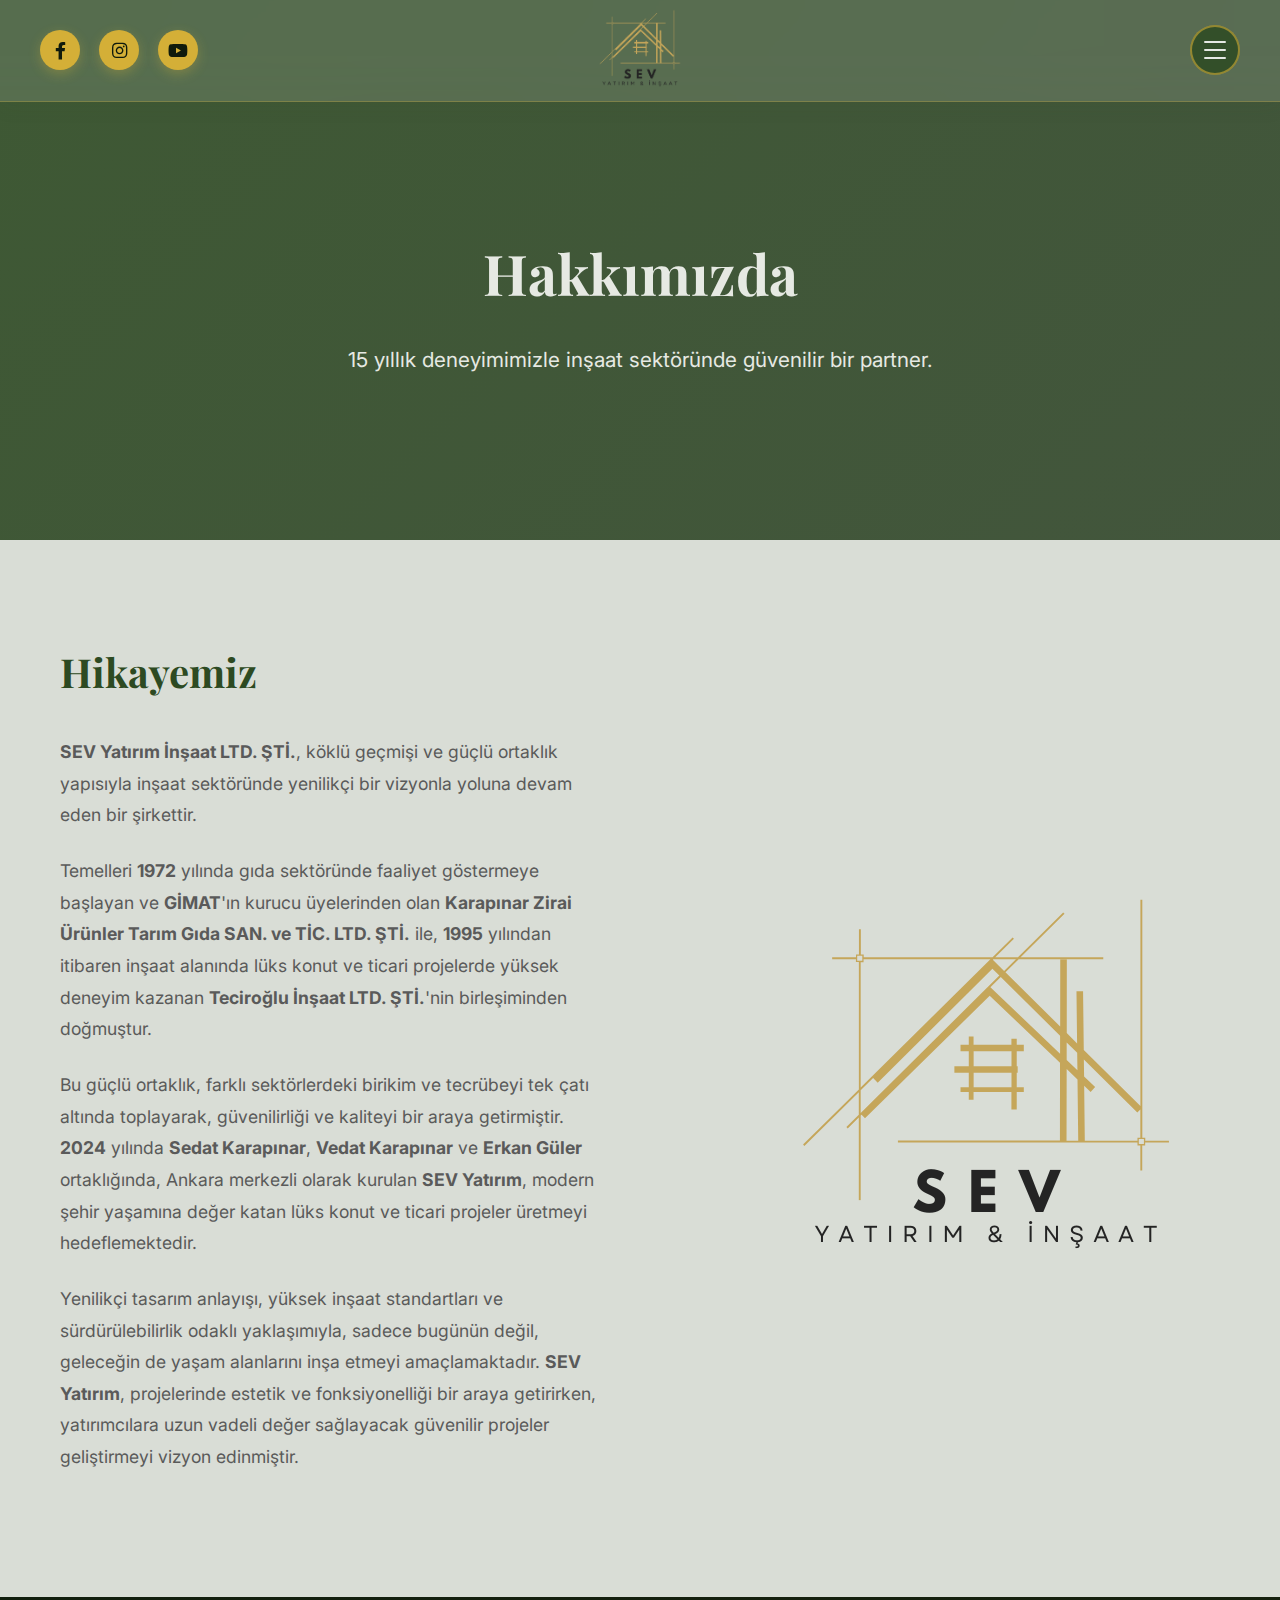
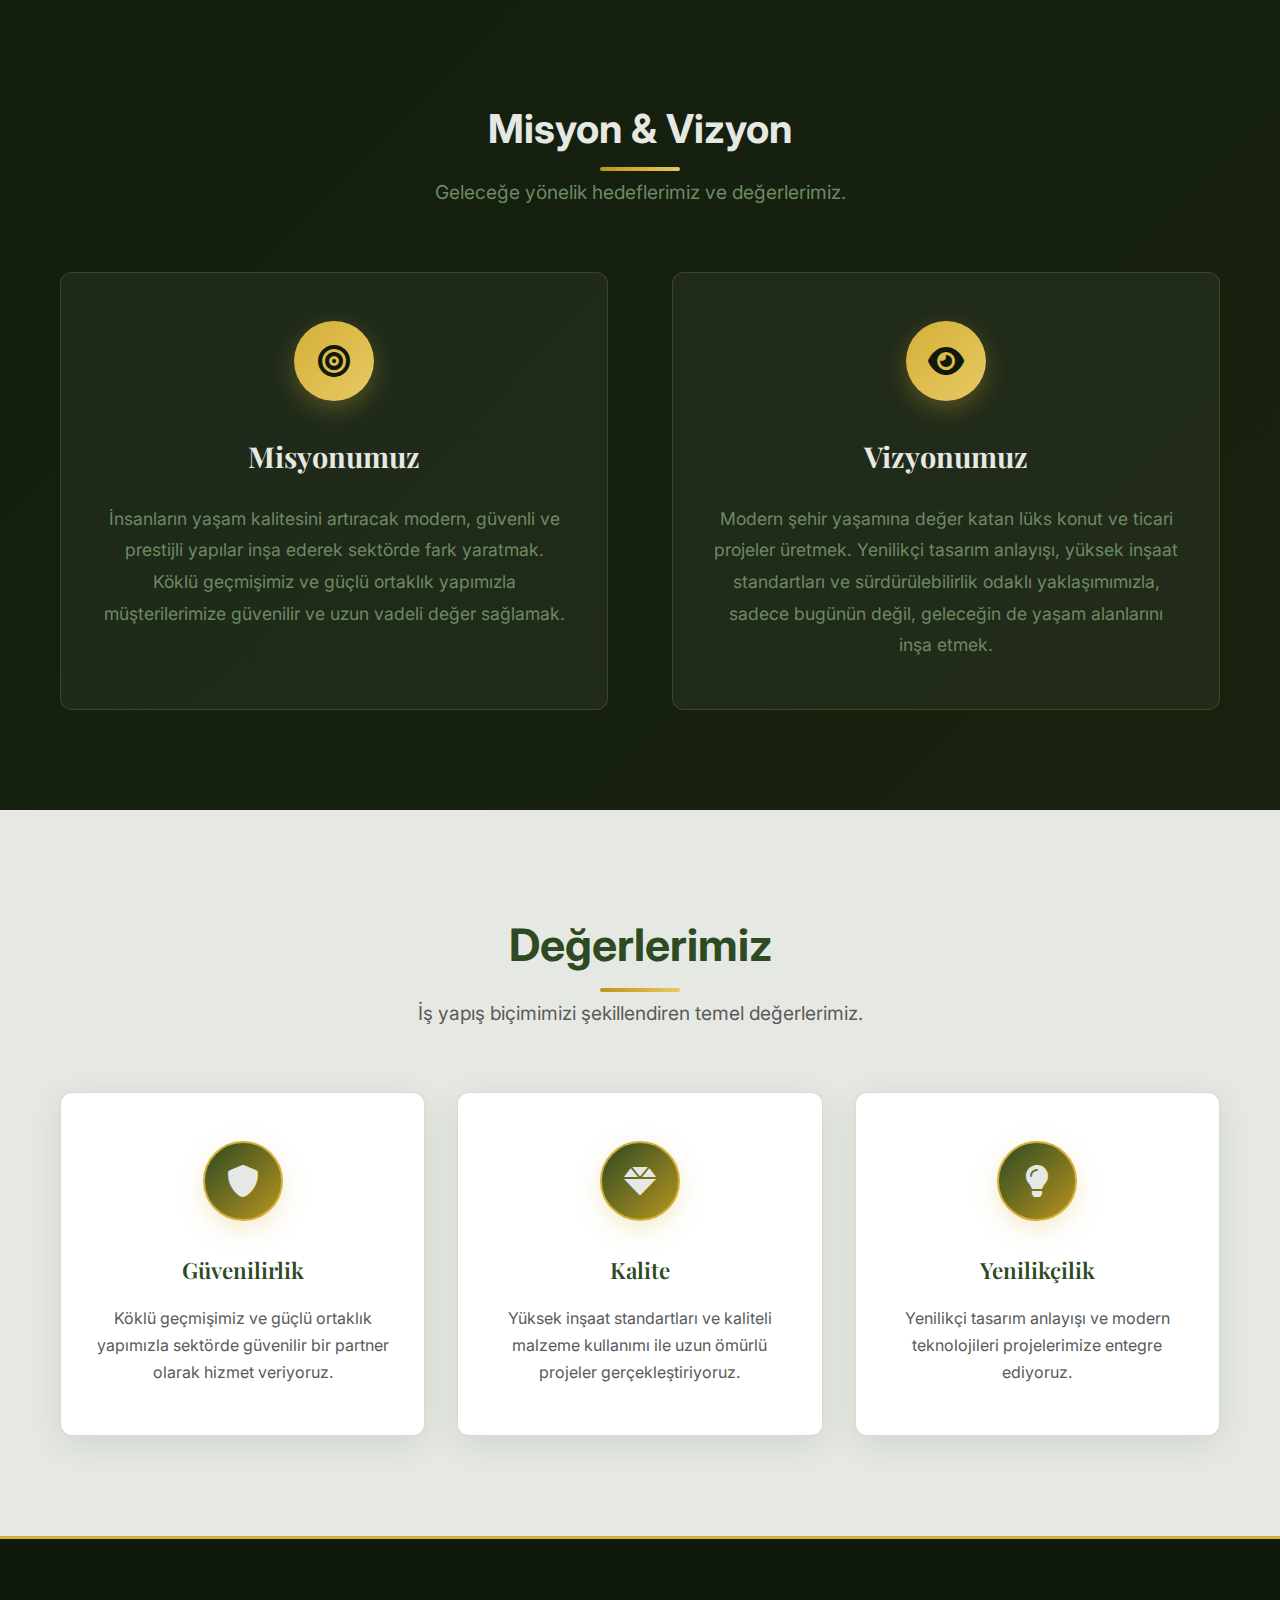
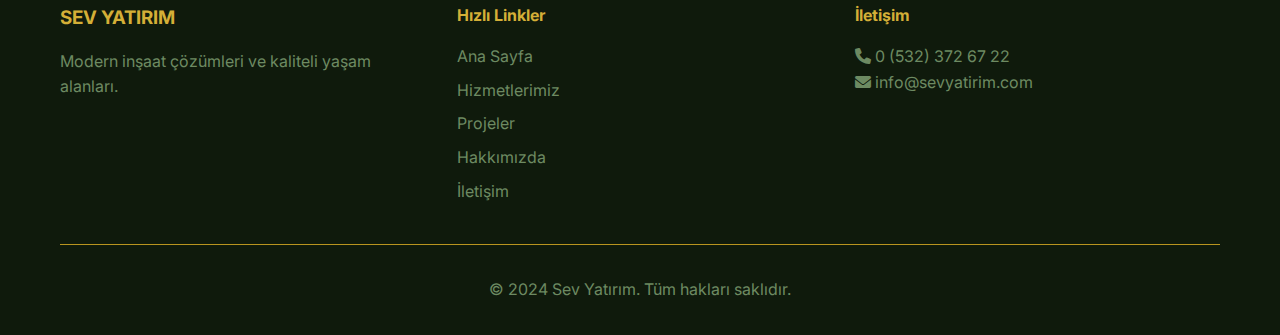
<file: about.html>
<!DOCTYPE html>
<html lang="tr">
<head>
    <meta charset="UTF-8">
    <meta name="viewport" content="width=device-width, initial-scale=1.0">
    <title>Hakkımızda - Sev Yatırım</title>
    <link rel="stylesheet" href="css/style.css">
    <link rel="stylesheet" href="css/about.css">
    <link href="https://fonts.googleapis.com/css2?family=Inter:wght@300;400;500;600;700&family=Playfair+Display:wght@400;500;600;700&display=swap" rel="stylesheet">
    <link rel="stylesheet" href="https://cdnjs.cloudflare.com/ajax/libs/font-awesome/6.0.0/css/all.min.css">
</head>
<body>
    <!-- Navigation -->
    <nav class="navbar">
        <div class="nav-container">
            <div class="social-icons">
                <a href="#" class="social-link" title="Facebook">
                    <i class="fab fa-facebook-f"></i>
                </a>
                <a href="#" class="social-link" title="Instagram">
                    <i class="fab fa-instagram"></i>
                </a>
                <a href="#" class="social-link" title="YouTube">
                    <i class="fab fa-youtube"></i>
                </a>
            </div>
            
            <div class="nav-logo">
                <a href="index.html">
                    <img src="2.png" alt="Sev Yatırım Logo" class="logo-img">
                </a>
            </div>
            
            <div class="menu-toggle">
                <div class="hamburger">
                    <span class="bar"></span>
                    <span class="bar"></span>
                    <span class="bar"></span>
                </div>
            </div>
        </div>
        
        <!-- Modern Slide Menu -->
        <div class="slide-menu">
            <div class="slide-menu-content">
                <div class="menu-header">
                    <div class="menu-logo">
                        <a href="index.html">
                            <img src="2.png" alt="Sev Yatırım Logo" class="menu-logo-img">
                        </a>
                    </div>
                    <button class="close-menu">
                        <i class="fas fa-times"></i>
                    </button>
                </div>
                <nav class="menu-nav">
                    <ul class="menu-items">
                        <li><a href="index.html" class="menu-link">Ana Sayfa</a></li>
                        <li><a href="index.html#services" class="menu-link">Hizmetlerimiz</a></li>
                        <li><a href="projects.html" class="menu-link">Projelerimiz</a></li>
                        <li><a href="about.html" class="menu-link">Hakkımızda</a></li>
                        <li><a href="contact.html" class="menu-link">İletişim</a></li>
                    </ul>
                </nav>
                <div class="menu-footer">
                    <div class="menu-contact">
                        <p><i class="fas fa-phone"></i> 0 (532) 372 67 22</p>
                        <p><i class="fas fa-envelope"></i> info@sevyatirim.com</p>
                    </div>
                    <div class="menu-social">
                        <a href="#"><i class="fab fa-facebook-f"></i></a>
                        <a href="#"><i class="fab fa-instagram"></i></a>
                        <a href="#"><i class="fab fa-youtube"></i></a>
                    </div>
                </div>
            </div>
        </div>
        
        <!-- Menu Overlay -->
        <div class="menu-overlay"></div>
    </nav>

    <!-- About Hero Section -->
    <section class="about-hero">
        <div class="container">
            <div class="about-hero-content">
                <h1>Hakkımızda</h1>
                <p>15 yıllık deneyimimizle inşaat sektöründe güvenilir bir partner.</p>
            </div>
        </div>
    </section>

    <!-- About Story Section -->
    <section class="about-story">
        <div class="container">
            <div class="about-story-content">
                <div class="story-text">
                    <h2>Hikayemiz</h2>
                    <p><b>SEV Yatırım İnşaat LTD. ŞTİ.</b>, köklü geçmişi ve güçlü ortaklık yapısıyla inşaat sektöründe yenilikçi bir vizyonla yoluna devam eden bir şirkettir.</p>
                    
                    <p>Temelleri <b>1972</b> yılında gıda sektöründe faaliyet göstermeye başlayan ve <b>GİMAT</b>'ın kurucu üyelerinden olan <b>Karapınar Zirai Ürünler Tarım Gıda SAN. ve TİC. LTD. ŞTİ.</b> ile, <b>1995</b> yılından itibaren inşaat alanında lüks konut ve ticari projelerde yüksek deneyim kazanan <b>Teciroğlu İnşaat LTD. ŞTİ.</b>'nin birleşiminden doğmuştur.</p>
                    
                    <p>Bu güçlü ortaklık, farklı sektörlerdeki birikim ve tecrübeyi tek çatı altında toplayarak, güvenilirliği ve kaliteyi bir araya getirmiştir. <b>2024</b> yılında <b>Sedat Karapınar</b>, <b>Vedat Karapınar</b> ve <b>Erkan Güler</b> ortaklığında, Ankara merkezli olarak kurulan <b>SEV Yatırım</b>, modern şehir yaşamına değer katan lüks konut ve ticari projeler üretmeyi hedeflemektedir.</p>
                    
                    <p>Yenilikçi tasarım anlayışı, yüksek inşaat standartları ve sürdürülebilirlik odaklı yaklaşımıyla, sadece bugünün değil, geleceğin de yaşam alanlarını inşa etmeyi amaçlamaktadır. <b>SEV Yatırım</b>, projelerinde estetik ve fonksiyonelliği bir araya getirirken, yatırımcılara uzun vadeli değer sağlayacak güvenilir projeler geliştirmeyi vizyon edinmiştir.</p>
                </div>
                <div class="story-image">
                    <img src="2.png" alt="Şirket Hikayesi">
                </div>
            </div>
        </div>
    </section>

    <!-- Mission Vision Section -->
    <section class="mission-vision">
        <div class="container">
            <div class="section-header">
                <h2>Misyon & Vizyon</h2>
                <p>Geleceğe yönelik hedeflerimiz ve değerlerimiz.</p>
            </div>
            <div class="mission-vision-content">
                <div class="mission">
                    <div class="mv-icon">
                        <i class="fas fa-bullseye"></i>
                    </div>
                    <h3>Misyonumuz</h3>
                    <p>İnsanların yaşam kalitesini artıracak modern, güvenli ve prestijli yapılar inşa ederek sektörde fark yaratmak. Köklü geçmişimiz ve güçlü ortaklık yapımızla müşterilerimize güvenilir ve uzun vadeli değer sağlamak.</p>
                </div>
                
                <div class="vision">
                    <div class="mv-icon">
                        <i class="fas fa-eye"></i>
                    </div>
                    <h3>Vizyonumuz</h3>
                    <p>Modern şehir yaşamına değer katan lüks konut ve ticari projeler üretmek. Yenilikçi tasarım anlayışı, yüksek inşaat standartları ve sürdürülebilirlik odaklı yaklaşımımızla, sadece bugünün değil, geleceğin de yaşam alanlarını inşa etmek.</p>
                </div>
            </div>
        </div>
    </section>

    <!-- Values Section -->
    <section class="about-values">
        <div class="container">
            <div class="section-header">
                <h2>Değerlerimiz</h2>
                <p>İş yapış biçimimizi şekillendiren temel değerlerimiz.</p>
            </div>
            <div class="values-grid">
                                    <div class="value-card">
                        <div class="value-icon">
                            <i class="fas fa-shield-alt"></i>
                        </div>
                        <h3>Güvenilirlik</h3>
                        <p>Köklü geçmişimiz ve güçlü ortaklık yapımızla sektörde güvenilir bir partner olarak hizmet veriyoruz.</p>
                    </div>
                    <div class="value-card">
                        <div class="value-icon">
                            <i class="fas fa-gem"></i>
                        </div>
                        <h3>Kalite</h3>
                        <p>Yüksek inşaat standartları ve kaliteli malzeme kullanımı ile uzun ömürlü projeler gerçekleştiriyoruz.</p>
                    </div>
                    <div class="value-card">
                        <div class="value-icon">
                            <i class="fas fa-lightbulb"></i>
                        </div>
                        <h3>Yenilikçilik</h3>
                        <p>Yenilikçi tasarım anlayışı ve modern teknolojileri projelerimize entegre ediyoruz.</p>
                    </div>
            </div>
        </div>
    </section>

    <!-- Footer -->
    <footer class="footer">
        <div class="container">
            <div class="footer-content">
                <div class="footer-section">
                    <h3>SEV YATIRIM</h3>
                    <p>Modern inşaat çözümleri ve kaliteli yaşam alanları.</p>
                </div>
                <div class="footer-section">
                    <h4>Hızlı Linkler</h4>
                    <ul>
                        <li><a href="index.html">Ana Sayfa</a></li>
                        <li><a href="index.html#services">Hizmetlerimiz</a></li>
                        <li><a href="projects.html">Projeler</a></li>
                        <li><a href="about.html">Hakkımızda</a></li>
                        <li><a href="index.html#contact">İletişim</a></li>
                    </ul>
                </div>
                <div class="footer-section">
                    <h4>İletişim</h4>
                    <p><i class="fas fa-phone"></i> 0 (532) 372 67 22</p>
                    <p><i class="fas fa-envelope"></i> info@sevyatirim.com</p>
                </div>
            </div>
            <div class="footer-bottom">
                <p>&copy; 2024 Sev Yatırım. Tüm hakları saklıdır.</p>
            </div>
        </div>
    </footer>

    <script src="js/script.js"></script>
</body>
</html>
</file>
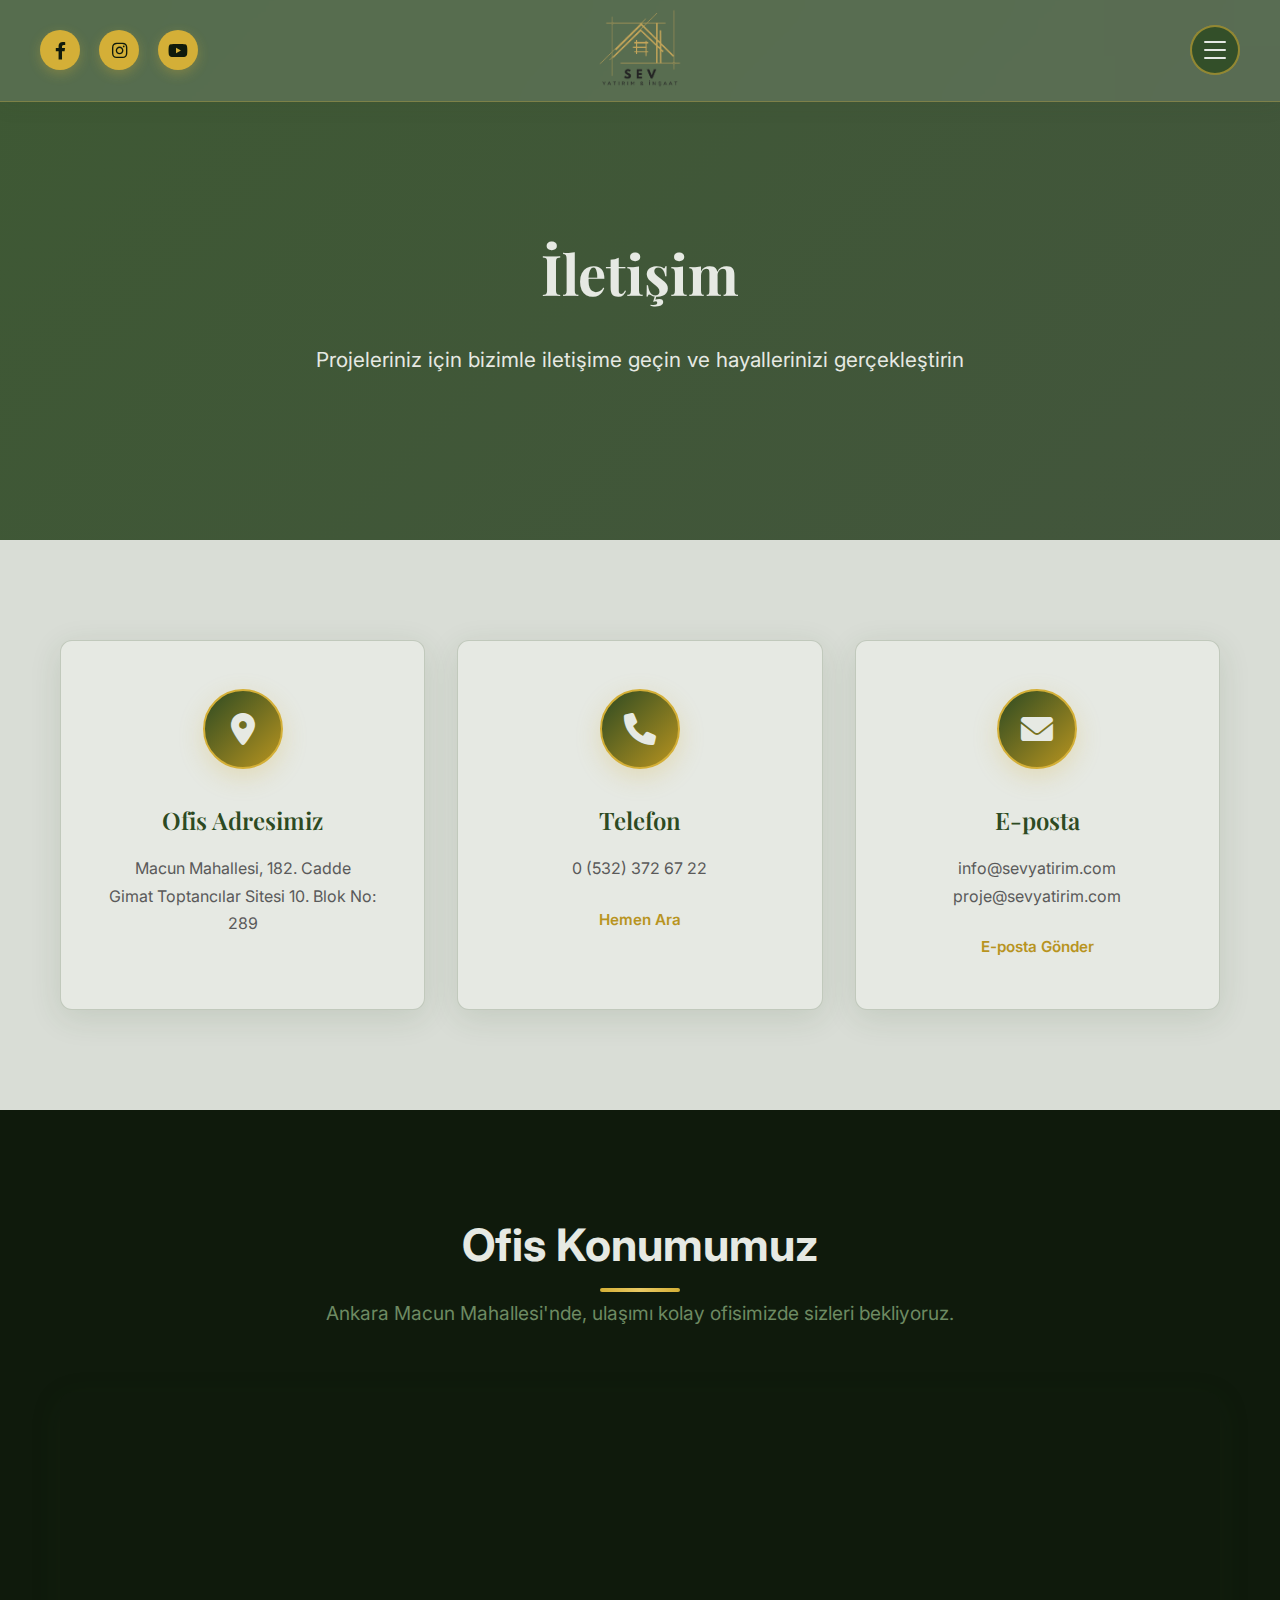
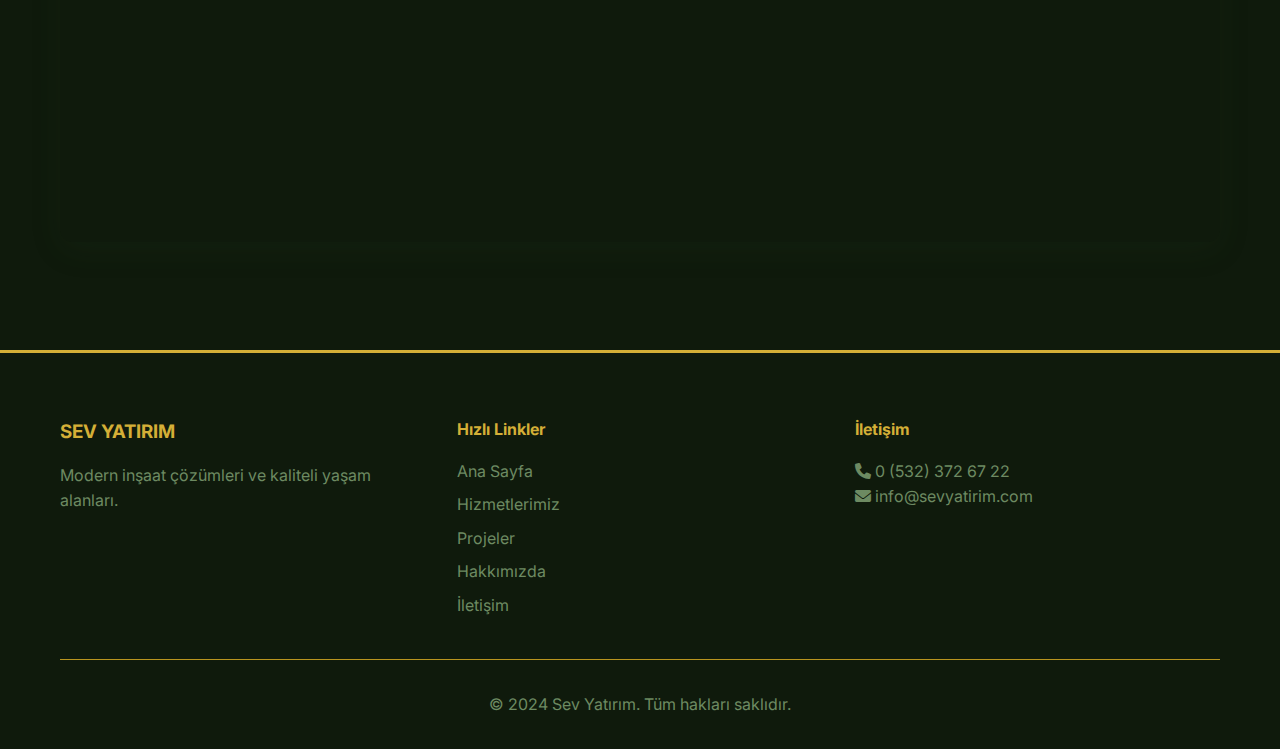
<file: contact.html>
<!DOCTYPE html>
<html lang="tr">
<head>
    <meta charset="UTF-8">
    <meta name="viewport" content="width=device-width, initial-scale=1.0">
    <title>İletişim - Sev Yatırım</title>
    
    <!-- Favicon -->
    <link rel="icon" type="image/x-icon" href="favicon.ico">
    <link rel="apple-touch-icon" sizes="180x180" href="apple-touch-icon.png">
    <link rel="icon" type="image/png" sizes="32x32" href="favicon-32x32.png">
    <link rel="icon" type="image/png" sizes="16x16" href="favicon-16x16.png">
    <link rel="manifest" href="site.webmanifest">
    <link rel="mask-icon" href="safari-pinned-tab.svg" color="#2d4a22">
    <meta name="msapplication-TileColor" content="#2d4a22">
    <meta name="theme-color" content="#2d4a22">
    
    <link rel="stylesheet" href="css/style.css">
    <link rel="stylesheet" href="css/contact.css">
    <link href="https://fonts.googleapis.com/css2?family=Inter:wght@300;400;500;600;700&family=Playfair+Display:wght@400;500;600;700&display=swap" rel="stylesheet">
    <link rel="stylesheet" href="https://cdnjs.cloudflare.com/ajax/libs/font-awesome/6.0.0/css/all.min.css">
</head>
<body>
    <!-- Navigation -->
    <nav class="navbar">
        <div class="nav-container">
            <div class="social-icons">
                <a href="#" class="social-link" title="Facebook">
                    <i class="fab fa-facebook-f"></i>
                </a>
                <a href="#" class="social-link" title="Instagram">
                    <i class="fab fa-instagram"></i>
                </a>
                <a href="#" class="social-link" title="YouTube">
                    <i class="fab fa-youtube"></i>
                </a>
            </div>
            
            <div class="nav-logo">
                <a href="index.html">
                    <img src="2.png" alt="Sev Yatırım Logo" class="logo-img">
                </a>
            </div>
            
            <div class="menu-toggle">
                <div class="hamburger">
                    <span class="bar"></span>
                    <span class="bar"></span>
                    <span class="bar"></span>
                </div>
            </div>
        </div>
        
        <!-- Modern Slide Menu -->
        <div class="slide-menu">
            <div class="slide-menu-content">
                <div class="menu-header">
                    <div class="menu-logo">
                        <a href="index.html">
                            <img src="2.png" alt="Sev Yatırım Logo" class="menu-logo-img">
                        </a>
                    </div>
                    <button class="close-menu">
                        <i class="fas fa-times"></i>
                    </button>
                </div>
                <nav class="menu-nav">
                    <ul class="menu-items">
                        <li><a href="index.html" class="menu-link">Ana Sayfa</a></li>
                        <li><a href="index.html#services" class="menu-link">Hizmetlerimiz</a></li>
                        <li><a href="projects.html" class="menu-link">Projelerimiz</a></li>
                        <li><a href="about.html" class="menu-link">Hakkımızda</a></li>
                        <li><a href="contact.html" class="menu-link">İletişim</a></li>
                    </ul>
                </nav>
                <div class="menu-footer">
                    <div class="menu-contact">
                        <p><i class="fas fa-phone"></i> 0 (532) 372 67 22</p>
                        <p><i class="fas fa-envelope"></i> info@sevyatirim.com</p>
                    </div>
                    <div class="menu-social">
                        <a href="#"><i class="fab fa-facebook-f"></i></a>
                        <a href="#"><i class="fab fa-instagram"></i></a>
                        <a href="#"><i class="fab fa-youtube"></i></a>
                    </div>
                </div>
            </div>
        </div>
        
        <!-- Menu Overlay -->
        <div class="menu-overlay"></div>
    </nav>

    <!-- Contact Hero Section -->
    <section class="contact-hero">
        <div class="container">
            <div class="contact-hero-content">
                <h1>İletişim</h1>
                <p>Projeleriniz için bizimle iletişime geçin ve hayallerinizi gerçekleştirin</p>
            </div>
        </div>
    </section>

    <!-- Contact Info Section -->
    <section class="contact-info-section">
        <div class="container">
            <div class="contact-info-grid">
                <div class="contact-card">
                    <div class="contact-card-icon">
                        <i class="fas fa-map-marker-alt"></i>
                    </div>
                    <div class="contact-card-content">
                        <h3>Ofis Adresimiz</h3>
                        <p>Macun Mahallesi, 182. Cadde<br>Gimat Toptancılar Sitesi 10. Blok No: 289</p>
                    </div>
                </div>
                
                <div class="contact-card">
                    <div class="contact-card-icon">
                        <i class="fas fa-phone"></i>
                    </div>
                    <div class="contact-card-content">
                        <h3>Telefon</h3>
                        <p>0 (532) 372 67 22</p>
                        <a href="tel:+905323726722" class="contact-link">Hemen Ara</a>
                    </div>
                </div>
                
                <div class="contact-card">
                    <div class="contact-card-icon">
                        <i class="fas fa-envelope"></i>
                    </div>
                    <div class="contact-card-content">
                        <h3>E-posta</h3>
                        <p>info@sevyatirim.com<br>proje@sevyatirim.com</p>
                        <a href="mailto:info@sevyatirim.com" class="contact-link">E-posta Gönder</a>
                    </div>
                </div>
            </div>
        </div>
    </section>

    <!-- Contact Map Section -->
    <section class="contact-map-section">
        <div class="container">
            <div class="section-header">
                <h2>Ofis Konumumuz</h2>
                <p>Ankara Macun Mahallesi'nde, ulaşımı kolay ofisimizde sizleri bekliyoruz.</p>
            </div>
            <div class="map-container">
                <iframe src="https://www.google.com/maps/embed?pb=!1m18!1m12!1m3!1d764.5635132359693!2d32.76867736964547!3d39.95807229821982!2m3!1f0!2f0!3f0!3m2!1i1024!2i768!4f13.1!3m3!1m2!1s0x14d3490f56a1916b%3A0x1935504aa67a6dd9!2zTWFjdW4sIEFuYWRvbHUgQnVsdmFyxLEgLUdpbWF0IEfEsWRhIFRvcHRhbmPEsWxhcsSxIMOHYXLFn8Sxc8SxIDEwLCAwNjM3NCBZZW5pbWFoYWxsZS9BbmthcmE!5e0!3m2!1str!2str!4v1757673871337!5m2!1str!2str" width="100%" height="450" style="border:0;" allowfullscreen="" loading="lazy" referrerpolicy="no-referrer-when-downgrade"></iframe>
            </div>
        </div>
    </section>

    <!-- Footer -->
    <footer class="footer">
        <div class="container">
            <div class="footer-content">
                <div class="footer-section">
                    <h3>SEV YATIRIM</h3>
                    <p>Modern inşaat çözümleri ve kaliteli yaşam alanları.</p>
                </div>
                <div class="footer-section">
                    <h4>Hızlı Linkler</h4>
                    <ul>
                        <li><a href="index.html">Ana Sayfa</a></li>
                        <li><a href="index.html#services">Hizmetlerimiz</a></li>
                        <li><a href="projects.html">Projeler</a></li>
                        <li><a href="about.html">Hakkımızda</a></li>
                        <li><a href="contact.html">İletişim</a></li>
                    </ul>
                </div>
                <div class="footer-section">
                    <h4>İletişim</h4>
                    <p><i class="fas fa-phone"></i> 0 (532) 372 67 22</p>
                    <p><i class="fas fa-envelope"></i> info@sevyatirim.com</p>
                </div>
            </div>
            <div class="footer-bottom">
                <p>&copy; 2024 Sev Yatırım. Tüm hakları saklıdır.</p>
            </div>
        </div>
    </footer>

    <script src="js/script.js"></script>
</body>
</html>
</file>
<file: css/style.css>
:root {
    --primary-color: #2d4a22;
    --primary-light: #3d5e32;
    --primary-lighter: #4d7242;
    --primary-lightest: #6d8a62;
    --primary-dark: #1e3318;
    --primary-darker: #0f1a0c;
    
    --accent-gold: #d4af37;
    --accent-gold-light: #e8c964;
    --accent-gold-dark: #b8941f;
    
    --text-primary: #2d4a22;
    --text-secondary: #3d5e32;
    --text-light: #4d7242;
    --text-muted: #5a5a5a;
    
    --bg-primary: #d9ddd6;
    --bg-secondary: #cdd2c8;
    --bg-card: #e6e9e3;
    --bg-dark: #1e3318;
    --bg-darker: #0f1a0c;
    
    --border-color: rgba(45, 74, 34, 0.2);
    --border-radius: 12px;
    --shadow: 0 8px 32px rgba(45, 74, 34, 0.12);
    --shadow-hover: 0 12px 40px rgba(45, 74, 34, 0.18);
    --transition: all 0.3s cubic-bezier(0.4, 0, 0.2, 1);
}

@import url('https://fonts.googleapis.com/css2?family=Playfair+Display:wght@400;500;600;700&display=swap');

* {
    margin: 0;
    padding: 0;
    box-sizing: border-box;
}

body {
    font-family: 'Inter', sans-serif;
    line-height: 1.6;
    color: var(--text-primary);
    overflow-x: hidden;
    width: 100%;
    background: var(--bg-primary);
}

html {
    width: 100%;
    overflow-x: hidden;
}

.container {
    max-width: 1200px;
    margin: 0 auto;
    padding: 0 20px;
}

/* Navigation */
.navbar {
    position: fixed;
    top: 0;
    width: 100%;
    background: rgba(230, 233, 227, 0.15);
    backdrop-filter: blur(20px);
    -webkit-backdrop-filter: blur(20px);
    z-index: 1000;
    padding: 0.8rem 0;
    transition: var(--transition);
    box-shadow: 0 4px 20px rgba(45, 74, 34, 0.08);
    border-bottom: 1px solid rgba(212, 175, 55, 0.3);
}

.nav-container {
    max-width: 1400px;
    margin: 0 auto;
    padding: 0 40px;
    display: flex;
    justify-content: space-between;
    align-items: center;
    height: 75px;
}

/* Social Icons */
.social-icons {
    display: flex;
    gap: 1.2rem;
    align-items: center;
}

.social-link {
    width: 40px;
    height: 40px;
    border-radius: 50%;
    background: var(--accent-gold);
    display: flex;
    align-items: center;
    justify-content: center;
    color: var(--primary-darker);
    font-size: 1.1rem;
    text-decoration: none;
    transition: var(--transition);
    box-shadow: 0 4px 12px rgba(212, 175, 55, 0.3);
}

.social-link:hover {
    background: var(--accent-gold-dark);
    color: var(--bg-card);
    transform: translateY(-2px);
    box-shadow: 0 6px 16px rgba(212, 175, 55, 0.4);
}

/* Logo */
.nav-logo {
    display: flex;
    align-items: center;
    justify-content: center;
    flex-shrink: 0;
    position: absolute;
    left: 50%;
    transform: translateX(-50%);
}

.logo-img {
    height: 80px;
    width: auto;
    transition: var(--transition);
}

.logo-img:hover {
    transform: scale(1.05);
}

/* Menu Toggle */
.menu-toggle {
    display: flex;
    align-items: center;
    justify-content: center;
    cursor: pointer;
    padding: 0.8rem;
    border-radius: 50%;
    background: rgba(45, 74, 34, 0.9);
    backdrop-filter: blur(10px);
    color: var(--bg-card);
    transition: var(--transition);
    border: 2px solid rgba(212, 175, 55, 0.6);
    width: 50px;
    height: 50px;
}

.menu-toggle:hover {
    background: rgba(30, 51, 24, 0.95);
    border-color: var(--accent-gold);
    transform: translateY(-2px);
    box-shadow: 0 8px 25px rgba(45, 74, 34, 0.3);
}

.menu-text {
    display: none;
}

.hamburger {
    display: flex;
    flex-direction: column;
}

.hamburger .bar {
    width: 22px;
    height: 2px;
    background: var(--bg-card);
    margin: 3px 0;
    transition: var(--transition);
    border-radius: 2px;
}

/* Slide Menu */
.slide-menu {
    position: fixed;
    top: 0;
    right: -100%;
    width: 450px;
    height: 100vh;
    background: var(--bg-card);
    z-index: 2000;
    transition: var(--transition);
    box-shadow: -10px 0 30px rgba(0, 0, 0, 0.3);
}

.slide-menu.active {
    right: 0;
}

.slide-menu-content {
    height: 100%;
    display: flex;
    flex-direction: column;
    padding: 2rem;
    overflow-y: auto;
    overflow-x: hidden;
}

.menu-header {
    display: flex;
    justify-content: center;
    align-items: flex-start;
    margin-bottom: 2rem;
    padding-bottom: 1rem;
    border-bottom: 2px solid var(--accent-gold);
    position: relative;
}

.menu-logo {
    display: flex;
    align-items: center;
    justify-content: center;
}

.menu-logo-img {
    height: 100px;
    width: auto;
    transition: var(--transition);
}

.menu-logo-img:hover {
    transform: scale(1.05);
}

.menu-header h3 {
    display: none;
}

.close-menu {
    position: absolute;
    top: 0;
    right: 0;
    background: transparent;
    border: none;
    color: var(--text-secondary);
    font-size: 1.8rem;
    cursor: pointer;
    transition: var(--transition);
    padding: 0.5rem;
    border-radius: 4px;
    width: auto;
    height: auto;
    display: flex;
    align-items: center;
    justify-content: center;
}

.close-menu:hover {
    background: rgba(212, 175, 55, 0.1);
    color: var(--accent-gold-dark);
    transform: none;
}

.menu-nav {
    flex: 1;
    font-family: 'Playfair Display', serif;
    overflow-y: auto;
    padding-right: 0.5rem;
}

.menu-items {
    list-style: none;
}

.menu-items li {
    margin-bottom: 0.8rem;
}

.menu-link {
    display: block;
    padding: 1rem 1.5rem;
    color: var(--text-primary);
    text-decoration: none;
    font-size: 1.2rem;
    font-weight: 500;
    font-family: 'Playfair Display', serif;
    letter-spacing: 0.5px;
    border-radius: 8px;
    transition: var(--transition);
    position: relative;
    overflow: hidden;
    text-transform: uppercase;
}

.menu-link::before {
    content: '';
    position: absolute;
    top: 0;
    left: -100%;
    width: 100%;
    height: 100%;
    background: linear-gradient(45deg, var(--accent-gold), var(--accent-gold-light));
    transition: var(--transition);
    z-index: -1;
    border-radius: 8px;
}

.menu-link:hover::before {
    left: 0;
}

.menu-link:hover {
    color: var(--primary-darker);
    transform: translateX(10px);
}

.menu-footer {
    margin-top: 2rem;
    padding-top: 2rem;
    border-top: 1px solid var(--border-color);
}

.menu-contact {
    margin-bottom: 1.5rem;
    font-family: 'Playfair Display', serif;
}

.menu-contact p {
    display: flex;
    align-items: center;
    gap: 0.8rem;
    color: var(--text-secondary);
    margin-bottom: 0.8rem;
    font-size: 1.05rem;
    font-weight: 500;
    letter-spacing: 0.3px;
}

.menu-contact i {
    color: var(--accent-gold);
    width: 20px;
}

.menu-social {
    display: flex;
    gap: 1rem;
}

.menu-social a {
    width: 45px;
    height: 45px;
    border-radius: 50%;
    background: var(--primary-color);
    display: flex;
    align-items: center;
    justify-content: center;
    color: var(--bg-card);
    font-size: 1.2rem;
    text-decoration: none;
    transition: var(--transition);
}

.menu-social a:hover {
    background: var(--accent-gold);
    color: var(--primary-darker);
    transform: translateY(-3px);
}

/* Menu Overlay */
.menu-overlay {
    position: fixed;
    top: 0;
    left: 0;
    width: 100vw;
    height: 100vh;
    background: rgba(15, 26, 12, 0.85);
    z-index: 1500;
    opacity: 0;
    visibility: hidden;
    transition: var(--transition);
}

.menu-overlay.active {
    opacity: 1;
    visibility: visible;
}

/* Hero Section */
.hero {
    min-height: 100vh;
    display: flex;
    align-items: center;
    padding: 145px 40px 50px;
    max-width: 1400px;
    margin: 0 auto;
    gap: 4rem;
    border-radius: 0 0 20px 20px;
    box-shadow: 0 10px 30px rgba(45, 74, 34, 0.1);
}

.hero-content {
    flex: 1;
}

.hero-title {
    font-size: 3.5rem;
    font-weight: 700;
    line-height: 1.2;
    margin-bottom: 1.5rem;
    color: var(--text-primary);
}

.highlight {
    color: var(--accent-gold-dark);
}

.hero-description {
    font-size: 1.2rem;
    color: var(--text-muted);
    margin-bottom: 2.5rem;
    line-height: 1.7;
}

.hero-buttons {
    display: flex;
    gap: 1rem;
    flex-wrap: wrap;
}

.btn {
    padding: 14px 28px;
    border-radius: var(--border-radius);
    text-decoration: none;
    font-weight: 600;
    transition: var(--transition);
    border: none;
    cursor: pointer;
    font-size: 1rem;
}

.btn-primary {
    background: var(--primary-color);
    color: #e6e9e3;
    position: relative;
    overflow: hidden;
}

.btn-primary::before {
    content: '';
    position: absolute;
    top: 0;
    left: -100%;
    width: 100%;
    height: 100%;
    background: linear-gradient(90deg, transparent, var(--accent-gold-light), transparent);
    transition: var(--transition);
}

.btn-primary:hover::before {
    left: 100%;
}

.btn-primary:hover {
    background: var(--primary-dark);
    transform: translateY(-2px);
    box-shadow: var(--shadow);
    border: 1px solid var(--accent-gold);
}

.btn-secondary {
    background: transparent;
    color: var(--primary-color);
    border: 2px solid var(--accent-gold);
}

.btn-secondary:hover {
    background: var(--accent-gold);
    color: var(--primary-darker);
    transform: translateY(-2px);
}

.hero-image {
    flex: 1;
}

.hero-image img {
    width: 100%;
    height: auto;
    border-radius: 12px;
    box-shadow: var(--shadow);
}

/* Alternative Hero Section - New Design */
.hero-v2 {
    min-height: 100vh;
    display: flex;
    align-items: center;
    position: relative;
    overflow: hidden;
    background: linear-gradient(135deg, 
        rgba(45, 74, 34, 0.95) 0%, 
        rgba(30, 51, 24, 0.9) 50%, 
        rgba(45, 74, 34, 0.95) 100%),
        url('https://images.unsplash.com/photo-1600047509807-ba8f99d2cdde?ixlib=rb-4.0.3&auto=format&fit=crop&w=2000&q=80');
    background-size: cover;
    background-position: center;
    background-attachment: fixed;
    padding: 145px 0 50px;
}

.hero-v2::before {
    content: '';
    position: absolute;
    top: 0;
    left: 0;
    width: 100%;
    height: 100%;
    background: radial-gradient(circle at 30% 70%, rgba(212, 175, 55, 0.1), transparent 50%);
    z-index: 1;
}

.hero-v2 .container {
    position: relative;
    z-index: 2;
    height: 100%;
    display: flex;
    align-items: center;
}

.hero-v2-content {
    display: grid;
    grid-template-columns: 1.2fr 1fr;
    gap: 4rem;
    align-items: center;
    width: 100%;
}

.hero-v2-text {
    color: #e6e9e3;
}

.hero-v2-subtitle {
    font-size: 1.1rem;
    color: var(--accent-gold);
    font-weight: 600;
    margin-bottom: 1rem;
    text-transform: uppercase;
    letter-spacing: 2px;
    position: relative;
    display: inline-block;
}

.hero-v2-subtitle::after {
    content: '';
    position: absolute;
    bottom: -5px;
    left: 0;
    width: 50px;
    height: 2px;
    background: var(--accent-gold);
}

.hero-v2-title {
    font-size: 4rem;
    font-weight: 700;
    line-height: 1.1;
    margin-bottom: 1.5rem;
    font-family: 'Playfair Display', serif;
    text-shadow: 0 4px 8px rgba(0, 0, 0, 0.3);
}

.hero-v2-title .highlight-v2 {
    color: var(--accent-gold);
    position: relative;
    display: inline-block;
}

.hero-v2-title .highlight-v2::before {
    content: '';
    position: absolute;
    bottom: 5px;
    left: 0;
    width: 100%;
    height: 8px;
    background: linear-gradient(90deg, var(--accent-gold-dark), var(--accent-gold-light));
    opacity: 0.3;
    z-index: -1;
}

.hero-v2-description {
    font-size: 1.3rem;
    line-height: 1.7;
    margin-bottom: 2.5rem;
    color: rgba(230, 233, 227, 0.9);
    max-width: 500px;
}

.hero-v2-stats {
    display: flex;
    gap: 2rem;
    margin-bottom: 2.5rem;
}

.hero-v2-stat {
    text-align: center;
}

.hero-v2-stat-number {
    font-size: 2.5rem;
    font-weight: 700;
    color: var(--accent-gold);
    display: block;
    font-family: 'Playfair Display', serif;
    text-shadow: 0 2px 4px rgba(0, 0, 0, 0.3);
}

.hero-v2-stat-label {
    font-size: 0.9rem;
    color: rgba(230, 233, 227, 0.8);
    text-transform: uppercase;
    letter-spacing: 1px;
    margin-top: 0.5rem;
}

.hero-v2-buttons {
    display: flex;
    gap: 1.5rem;
    align-items: center;
}

.btn-hero-primary {
    background: linear-gradient(135deg, var(--accent-gold), var(--accent-gold-light));
    color: var(--primary-darker);
    padding: 16px 32px;
    border-radius: 50px;
    text-decoration: none;
    font-weight: 700;
    font-size: 1.1rem;
    transition: var(--transition);
    border: none;
    cursor: pointer;
    box-shadow: 0 8px 25px rgba(212, 175, 55, 0.4);
    position: relative;
    overflow: hidden;
}

.btn-hero-primary::before {
    content: '';
    position: absolute;
    top: 0;
    left: -100%;
    width: 100%;
    height: 100%;
    background: linear-gradient(90deg, transparent, rgba(255, 255, 255, 0.2), transparent);
    transition: var(--transition);
}

.btn-hero-primary:hover::before {
    left: 100%;
}

.btn-hero-primary:hover {
    transform: translateY(-3px);
    box-shadow: 0 12px 35px rgba(212, 175, 55, 0.5);
}

.btn-hero-secondary {
    background: transparent;
    color: #e6e9e3;
    border: 2px solid rgba(230, 233, 227, 0.3);
    padding: 14px 28px;
    border-radius: 50px;
    text-decoration: none;
    font-weight: 600;
    font-size: 1rem;
    transition: var(--transition);
    backdrop-filter: blur(10px);
}

.btn-hero-secondary:hover {
    background: rgba(230, 233, 227, 0.1);
    border-color: var(--accent-gold);
    color: var(--accent-gold);
    transform: translateY(-2px);
}

.hero-v2-image {
    position: relative;
    display: flex;
    justify-content: center;
    align-items: center;
}

.hero-v2-image-container {
    position: relative;
    width: 100%;
    max-width: 500px;
}

.hero-v2-image-main {
    width: 100%;
    height: 600px;
    object-fit: cover;
    border-radius: 20px;
    box-shadow: 0 20px 60px rgba(0, 0, 0, 0.4);
    position: relative;
    z-index: 2;
}

.hero-v2-image-bg {
    position: absolute;
    top: 20px;
    left: 20px;
    right: -20px;
    bottom: -20px;
    background: linear-gradient(135deg, var(--accent-gold), var(--accent-gold-light));
    border-radius: 20px;
    z-index: 1;
    opacity: 0.8;
}

.hero-v2-floating-card {
    position: absolute;
    bottom: 30px;
    left: -30px;
    background: rgba(230, 233, 227, 0.95);
    backdrop-filter: blur(20px);
    padding: 1.5rem;
    border-radius: 15px;
    box-shadow: 0 15px 40px rgba(0, 0, 0, 0.2);
    z-index: 3;
    max-width: 200px;
}

.hero-v2-floating-card h4 {
    color: var(--primary-color);
    font-size: 0.9rem;
    font-weight: 600;
    margin-bottom: 0.5rem;
    text-transform: uppercase;
    letter-spacing: 1px;
}

.hero-v2-floating-card p {
    color: var(--text-muted);
    font-size: 0.85rem;
    margin: 0;
}

/* Responsive for Hero V2 */
@media (max-width: 768px) {
    .hero-v2 {
        padding: 110px 20px 50px;
        background-attachment: scroll;
        min-height: 80vh;
    }
    
    .hero-v2-content {
        grid-template-columns: 1fr;
        gap: 3rem;
        text-align: center;
    }
    
    .hero-v2-subtitle {
        font-size: 0.95rem;
        letter-spacing: 1.5px;
        margin-bottom: 0.8rem;
    }
    
    .hero-v2-title {
        font-size: 2.5rem;
        line-height: 1.2;
        margin-bottom: 1.2rem;
    }
    
    .hero-v2-description {
        font-size: 1.1rem;
        max-width: 100%;
        margin-bottom: 2rem;
    }
    
    .hero-v2-stats {
        justify-content: center;
        gap: 2rem;
        margin-bottom: 2rem;
    }
    
    .hero-v2-stat-number {
        font-size: 2rem;
    }
    
    .hero-v2-stat-label {
        font-size: 0.85rem;
    }
    
    .hero-v2-buttons {
        justify-content: center;
        flex-wrap: wrap;
        gap: 1rem;
    }
    
    .btn-hero-primary,
    .btn-hero-secondary {
        padding: 14px 28px;
        font-size: 1rem;
    }
    
    .hero-v2-image {
        display: none;
    }
}

@media (max-width: 480px) {
    .hero-v2 {
        padding: 100px 15px 40px;
        min-height: 75vh;
    }
    
    .hero-v2-content {
        gap: 2.5rem;
    }
    
    .hero-v2-subtitle {
        font-size: 0.9rem;
        letter-spacing: 1px;
    }
    
    .hero-v2-title {
        font-size: 2rem;
        line-height: 1.3;
        margin-bottom: 1rem;
    }
    
    .hero-v2-description {
        font-size: 1rem;
        margin-bottom: 1.5rem;
        line-height: 1.6;
    }
    
    .hero-v2-stats {
        gap: 1.5rem;
        margin-bottom: 1.5rem;
        flex-wrap: wrap;
    }
    
    .hero-v2-stat {
        min-width: 80px;
    }
    
    .hero-v2-stat-number {
        font-size: 1.6rem;
    }
    
    .hero-v2-stat-label {
        font-size: 0.8rem;
    }
    
    .hero-v2-buttons {
        gap: 0.8rem;
        flex-direction: column;
        align-items: center;
    }
    
    .btn-hero-primary,
    .btn-hero-secondary {
        padding: 12px 24px;
        font-size: 0.95rem;
        width: 100%;
        max-width: 280px;
        justify-content: center;
    }
    
    .hero-v2-image {
        display: none;
    }
}

@media (max-width: 360px) {
    .hero-v2 {
        padding: 95px 12px 35px;
    }
    
    .hero-v2-title {
        font-size: 1.8rem;
    }
    
    .hero-v2-description {
        font-size: 0.95rem;
    }
    
    .hero-v2-stats {
        gap: 1rem;
    }
    
    .hero-v2-stat-number {
        font-size: 1.4rem;
    }
    
    .hero-v2-stat-label {
        font-size: 0.75rem;
    }
    
    .btn-hero-primary,
    .btn-hero-secondary {
        padding: 11px 20px;
        font-size: 0.9rem;
    }
    
    .hero-v2-image {
        display: none;
    }
}

/* Sections */
section {
    padding: 100px 0;
    width: 100%;
}

.section-header {
    text-align: center;
    margin-bottom: 4rem;
}

.section-header h2 {
    font-size: 2.8rem;
    font-weight: 700;
    color: var(--text-primary);
    margin-bottom: 1rem;
    position: relative;
}

.section-header h2::after {
    content: '';
    position: absolute;
    bottom: -10px;
    left: 50%;
    transform: translateX(-50%);
    width: 80px;
    height: 4px;
    background: linear-gradient(90deg, var(--accent-gold-dark), var(--accent-gold), var(--accent-gold-light));
    border-radius: 2px;
}

.section-header p {
    font-size: 1.2rem;
    color: var(--text-muted);
}

/* Services */
.services {
    background: var(--bg-darker);
    width: 100%;
}

.services .container {
    background: var(--bg-darker);
}

.services .section-header h2 {
    color: #e6e9e3;
}

.services .section-header h2::after {
    background: linear-gradient(90deg, var(--accent-gold), var(--accent-gold-light), var(--accent-gold));
}

.services .section-header p {
    color: var(--primary-lightest);
}

.services-grid {
    display: grid;
    grid-template-columns: repeat(auto-fit, minmax(280px, 1fr));
    gap: 2rem;
}

.service-card {
    background: var(--bg-card);
    padding: 3rem 2.5rem;
    border-radius: var(--border-radius);
    text-align: center;
    box-shadow: var(--shadow);
    transition: var(--transition);
    border: 1px solid var(--border-color);
    position: relative;
    overflow: hidden;
}

.service-card:hover {
    transform: translateY(-15px);
    box-shadow: var(--shadow-hover);
    border-color: var(--accent-gold);
}

.service-card::before {
    content: '';
    position: absolute;
    top: 0;
    left: 0;
    width: 100%;
    height: 4px;
    background: linear-gradient(90deg, var(--accent-gold-dark), var(--accent-gold), var(--accent-gold-light));
    transform: scaleX(0);
    transform-origin: left;
    transition: transform 0.3s ease;
    z-index: 2;
}

.service-card:hover::before {
    transform: scaleX(1);
}

.service-icon {
    width: 80px;
    height: 80px;
    background: linear-gradient(135deg, var(--primary-color) 0%, var(--accent-gold-dark) 100%);
    border-radius: 50%;
    display: flex;
    align-items: center;
    justify-content: center;
    margin: 0 auto 2rem;
    box-shadow: 0 8px 24px rgba(212, 175, 55, 0.25);
    border: 2px solid var(--accent-gold);
}

.service-icon i {
    font-size: 1.8rem;
    color: #e6e9e3;
}

.service-card h3 {
    font-size: 1.3rem;
    font-weight: 600;
    margin-bottom: 1rem;
    color: var(--text-primary);
}

.service-card p {
    color: var(--text-muted);
    line-height: 1.7;
}

/* About */
.about {
    background: var(--bg-primary);
    width: 100%;
}

.about .container {
    max-width: 1400px;
    margin: 0 auto;
    padding: 0 40px;
    background: linear-gradient(135deg, var(--bg-card) 0%, #f0f4ed 100%);
    border-radius: 20px;
    padding-top: 80px;
    padding-bottom: 80px;
    box-shadow: 0 10px 30px rgba(45, 74, 34, 0.1);
}

.about-content {
    display: grid;
    grid-template-columns: 1fr 1fr;
    gap: 4rem;
    align-items: center;
}

.about-text h2 {
    font-size: 2.5rem;
    font-weight: 700;
    margin-bottom: 1.5rem;
    color: var(--text-primary);
}

.about-text p {
    font-size: 1.1rem;
    color: var(--text-muted);
    margin-bottom: 2rem;
    line-height: 1.7;
}

.stats {
    display: flex;
    gap: 2rem;
    justify-content: flex-start;
}

.stat {
    text-align: center;
}

.stat h3 {
    font-size: 2.5rem;
    font-weight: 700;
    color: var(--accent-gold-dark);
    margin-bottom: 0.5rem;
    text-shadow: 0 2px 4px rgba(212, 175, 55, 0.2);
}

.stat p {
    color: var(--text-secondary);
    font-size: 0.9rem;
}

.about-image img {
    width: 100%;
    height: auto;
    border-radius: var(--border-radius);
    box-shadow: var(--shadow);
}

/* Contact */
.contact {
    background: var(--bg-dark);
    width: 100%;
}

.contact .section-header h2 {
    color: #e6e9e3;
}

.contact .section-header h2::after {
    background: linear-gradient(90deg, var(--accent-gold), var(--accent-gold-light), var(--accent-gold));
}

.contact .section-header p {
    color: var(--primary-lightest);
}

.contact-content-single {
    display: grid;
    grid-template-columns: 1fr 1fr;
    gap: 4rem;
    align-items: center;
}

.contact-info-expanded {
    display: grid;
    gap: 2rem;
}

.contact-item {
    display: flex;
    align-items: flex-start;
    gap: 1rem;
    background: rgba(230, 233, 227, 0.05);
    padding: 1.5rem;
    border-radius: var(--border-radius);
    border-left: 4px solid var(--accent-gold);
    transition: var(--transition);
}

.contact-item:hover {
    background: rgba(230, 233, 227, 0.1);
    transform: translateY(-5px);
}

.contact-item i {
    color: var(--accent-gold);
    font-size: 1.5rem;
    margin-top: 0.2rem;
    min-width: 24px;
}

.contact-item h4 {
    font-weight: 600;
    margin-bottom: 0.5rem;
    color: #e6e9e3;
    font-size: 1.1rem;
}

.contact-item p {
    color: var(--primary-lightest);
    line-height: 1.6;
    margin: 0;
}

.contact-cta {
    background: linear-gradient(135deg, var(--bg-card) 0%, #f0f4ed 100%);
    padding: 3rem;
    border-radius: var(--border-radius);
    text-align: center;
    box-shadow: var(--shadow);
}

.contact-cta h3 {
    font-size: 2rem;
    font-weight: 700;
    margin-bottom: 1rem;
    color: var(--text-primary);
    font-family: 'Playfair Display', serif;
}

.contact-cta p {
    font-size: 1.1rem;
    color: var(--text-muted);
    margin-bottom: 2rem;
    line-height: 1.7;
    max-width: 400px;
    margin-left: auto;
    margin-right: auto;
    margin-bottom: 2rem;
}

.contact-buttons {
    display: flex;
    gap: 1rem;
    justify-content: center;
    flex-wrap: wrap;
}

.contact-buttons .btn {
    display: flex;
    align-items: center;
    gap: 0.5rem;
}

/* Footer */
.footer {
    background: linear-gradient(135deg, var(--primary-darker) 0%, var(--bg-darker) 100%);
    color: #e6e9e3;
    padding: 4rem 0 2rem;
    border-top: 3px solid var(--accent-gold);
    width: 100%;
}

.footer-content {
    display: grid;
    grid-template-columns: repeat(auto-fit, minmax(250px, 1fr));
    gap: 2rem;
    margin-bottom: 2rem;
}

.footer-section h3,
.footer-section h4 {
    margin-bottom: 1rem;
    color: var(--accent-gold);
}

.footer-section ul {
    list-style: none;
}

.footer-section ul li {
    margin-bottom: 0.5rem;
}

.footer-section a {
    color: var(--primary-lightest);
    text-decoration: none;
    transition: var(--transition);
}

.footer-section a:hover {
    color: var(--accent-gold);
}

.footer-section p {
    color: var(--primary-lightest);
}

.footer-bottom {
    border-top: 1px solid var(--accent-gold-dark);
    padding-top: 2rem;
    text-align: center;
    color: var(--primary-lightest);
}

/* Custom scrollbar for menu */
.slide-menu-content::-webkit-scrollbar {
    width: 6px;
}

.slide-menu-content::-webkit-scrollbar-track {
    background: rgba(45, 74, 34, 0.15);
    border-radius: 3px;
}

.slide-menu-content::-webkit-scrollbar-thumb {
    background: var(--primary-light);
    border-radius: 3px;
}

.slide-menu-content::-webkit-scrollbar-thumb:hover {
    background: var(--primary-color);
}

.menu-nav::-webkit-scrollbar {
    width: 4px;
}

.menu-nav::-webkit-scrollbar-track {
    background: transparent;
}

.menu-nav::-webkit-scrollbar-thumb {
    background: rgba(61, 94, 50, 0.6);
    border-radius: 2px;
}

.menu-nav::-webkit-scrollbar-thumb:hover {
    background: var(--primary-light);
}

/* Projects Hero */
.projects-hero {
    min-height: 60vh;
    display: flex;
    align-items: center;
    padding: 145px 40px 80px;
     background: linear-gradient(135deg, rgba(45, 74, 34, 0.9), rgba(30, 51, 24, 0.8)),
                url('https://images.unsplash.com/photo-1541976590-713941681591?ixlib=rb-4.0.3&auto=format&fit=crop&w=2000&q=80');
}


.projects-hero-content {
    text-align: center;
    color: #e6e9e3;
}

.projects-hero h1 {
    font-size: 3.5rem;
    font-weight: 700;
    margin-bottom: 1.5rem;
    font-family: 'Playfair Display', serif;
}

.projects-hero p {
    font-size: 1.3rem;
    max-width: 600px;
    margin: 0 auto;
    line-height: 1.7;
}

/* Projects Main */
.projects-main {
    padding: 100px 0;
    background: var(--bg-primary);
}

.projects-grid {
    display: grid;
    grid-template-columns: repeat(auto-fit, minmax(400px, 1fr));
    gap: 3rem;
}

.project-card {
    background: var(--bg-card);
    border-radius: var(--border-radius);
    overflow: hidden;
    box-shadow: var(--shadow);
    transition: var(--transition);
}

.project-card:hover {
    transform: translateY(-10px);
    box-shadow: var(--shadow-hover);
}

.project-image {
    position: relative;
    height: 300px;
    overflow: hidden;
}

.project-image img {
    width: 100%;
    height: 100%;
    object-fit: cover;
    transition: var(--transition);
}

.project-card:hover .project-image img {
    transform: scale(1.05);
}

.project-overlay {
    position: absolute;
    top: 0;
    left: 0;
    right: 0;
    bottom: 0;
    background: linear-gradient(to bottom, rgba(0,0,0,0.3), transparent);
    display: flex;
    justify-content: space-between;
    align-items: flex-start;
    padding: 1.5rem;
}

.project-info {
    display: flex;
    gap: 1rem;
    align-items: center;
}

.project-status {
    padding: 0.5rem 1rem;
    border-radius: 20px;
    font-size: 0.85rem;
    font-weight: 600;
    text-transform: uppercase;
    letter-spacing: 0.5px;
}

.project-status.completed {
    background: rgba(76, 175, 80, 0.9);
    color: white;
}

.project-status.ongoing {
    background: rgba(255, 193, 7, 0.9);
    color: var(--primary-darker);
}

.project-year {
    background: rgba(0, 0, 0, 0.7);
    color: white;
    padding: 0.5rem 1rem;
    border-radius: 20px;
    font-size: 0.85rem;
    font-weight: 600;
}

.project-content {
    padding: 2rem;
    position: relative;
}

.project-content h3 {
    font-size: 1.5rem;
    font-weight: 700;
    margin-bottom: 0.5rem;
    color: var(--text-primary);
    font-family: 'Playfair Display', serif;
}

.project-location {
    color: var(--accent-gold-dark);
    font-weight: 600;
    margin-bottom: 1rem;
    font-size: 0.95rem;
}

.project-location i {
    margin-right: 0.5rem;
}

.project-description {
    color: var(--text-muted);
    line-height: 1.7;
    margin-bottom: 1.5rem;
}

.project-features {
    display: flex;
    flex-wrap: wrap;
    gap: 1rem;
}

.project-features span {
    background: var(--bg-secondary);
    color: var(--text-secondary);
    padding: 0.5rem 1rem;
    border-radius: 20px;
    font-size: 0.85rem;
    font-weight: 500;
}

.project-features i {
    margin-right: 0.5rem;
    color: var(--accent-gold);
}

/* Mini Projects */
.mini-projects {
    padding: 100px 0;
    background: var(--bg-secondary);
}

.mini-project-card {
    display: grid;
    grid-template-columns: 1fr 1fr;
    gap: 3rem;
    align-items: center;
    background: var(--bg-card);
    border-radius: var(--border-radius);
    overflow: hidden;
    box-shadow: var(--shadow);
}

.mini-project-image img {
    width: 100%;
    height: 400px;
    object-fit: cover;
    display: block;
}

.mini-project-content {
    padding: 2rem 1.5rem;
    text-align: center;
}

.mini-project-content h3 {
    font-size: 1.8rem;
}

.mini-project-location {
    color: var(--accent-gold-dark);
    font-weight: 600;
    margin-bottom: 1rem;
}

.mini-project-location i {
    margin-right: 0.5rem;
}

.mini-project-description {
    color: var(--text-muted);
    line-height: 1.7;
    margin-bottom: 1.5rem;
}

/* Mini Project Features - Project Features ile aynı tasarım */
.mini-project-features {
    display: flex;
    flex-wrap: wrap;
    gap: 0.5rem;
    margin-bottom: 1.5rem;
    justify-content: center;
    margin-top: 3%;
    margin-bottom: 10%;
}

.mini-project-features span {
    display: inline-flex;
    align-items: center;
    gap: 0.4rem;
    background: rgba(45, 74, 34, 0.1);
    color: var(--primary-color);
    padding: 0.4rem 0.8rem;
    border-radius: 20px;
    font-size: 0.8rem;
    font-weight: 500;
    border: 1px solid rgba(45, 74, 34, 0.2);
    transition: var(--transition);

}

.mini-project-features span:hover {
    background: rgba(45, 74, 34, 0.15);
    border-color: var(--accent-gold);
    transform: translateY(-1px);
}

.mini-project-features span i {
    font-size: 0.7rem;
    color: var(--accent-gold);
}

/* Image Modal */
.image-modal {
    display: none;
    position: fixed;
    z-index: 9999;
    left: 0;
    top: 0;
    width: 100%;
    height: 100%;
    background-color: rgba(0, 0, 0, 0.9);
    animation: fadeIn 0.3s ease;
}

.image-modal-content {
    position: relative;
    margin: auto;
    padding: 20px;
    width: 90%;
    max-width: 1200px;
    height: 100%;
    display: flex;
    align-items: center;
    justify-content: center;
}

.image-modal img {
    max-width: 100%;
    max-height: 90vh;
    border-radius: var(--border-radius);
    box-shadow: 0 10px 50px rgba(0, 0, 0, 0.8);
}

.image-modal-close {
    position: absolute;
    top: 30px;
    right: 30px;
    color: #e6e9e3;
    font-size: 3rem;
    font-weight: bold;
    cursor: pointer;
    background: rgba(0, 0, 0, 0.5);
    width: 60px;
    height: 60px;
    border-radius: 50%;
    display: flex;
    align-items: center;
    justify-content: center;
    transition: var(--transition);
    z-index: 10000;
}

.image-modal-close:hover {
    background: rgba(212, 175, 55, 0.8);
    color: var(--primary-darker);
    transform: scale(1.1);
}

.image-modal-nav {
    position: absolute;
    top: 50%;
    transform: translateY(-50%);
    background: rgba(0, 0, 0, 0.5);
    color: #e6e9e3;
    border: none;
    font-size: 2rem;
    padding: 15px 20px;
    cursor: pointer;
    border-radius: 50%;
    transition: var(--transition);
    z-index: 10000;
}

.image-modal-nav:hover {
    background: rgba(212, 175, 55, 0.8);
    color: var(--primary-darker);
    transform: translateY(-50%) scale(1.1);
}

.image-modal-prev {
    left: 30px;
}

.image-modal-next {
    right: 30px;
}

.project-image {
    cursor: pointer;
    position: relative;
    height: 300px;
    overflow: hidden;
}

.project-image img {
    cursor: pointer;
}

@keyframes fadeIn {
    from { opacity: 0; }
    to { opacity: 1; }
}

/* Responsive Image Modal */
@media (max-width: 768px) {
    .image-modal-close {
        font-size: 2rem;
        width: 50px;
        height: 50px;
        top: 20px;
        right: 20px;
    }
    
    .image-modal-nav {
        font-size: 1.5rem;
        padding: 12px 15px;
    }
    
    .image-modal-prev {
        left: 20px;
    }
    
    .image-modal-next {
        right: 20px;
    }
}

@media (max-width: 480px) {
    .image-modal-content {
        padding: 10px;
    }
    
    .image-modal-close {
        font-size: 1.8rem;
        width: 40px;
        height: 40px;
        top: 15px;
        right: 15px;
    }
    
    .image-modal-nav {
        font-size: 1.3rem;
        padding: 10px 12px;
    }
    
    .image-modal-prev {
        left: 15px;
    }
    
    .image-modal-next {
        right: 15px;
    }
}

/* Responsive Design */
@media (max-width: 768px) {
    .nav-container {
        padding: 0 20px;
        height: 60px;
    }
    
    .navbar {
        background: rgba(230, 233, 227, 0.25);
        backdrop-filter: blur(15px);
        padding: 0.6rem 0;
    }
    
    .social-icons {
        display: none;
    }
    
    .nav-logo {
        position: static;
        left: auto;
        transform: none;
    }
    
    .logo-img {
        height: 55px;
    }
    
    .menu-toggle {
        padding: 0.5rem;
        width: 42px;
        height: 42px;
    }
    
    .hamburger .bar {
        width: 18px;
        margin: 2px 0;
    }
    
    .slide-menu {
        width: 100%;
        right: -100%;
    }
    
    .slide-menu-content {
        padding: 1.2rem;
    }
    
    .menu-header {
        margin-bottom: 1.5rem;
        padding-bottom: 0.8rem;
    }
    
    .menu-logo-img {
        height: 70px;
    }
    
    .close-menu {
        font-size: 1.5rem;
        padding: 0.3rem;
    }
    
    .menu-link {
        font-size: 1rem;
        padding: 0.8rem 1.2rem;
        letter-spacing: 0.3px;
    }
    
    .menu-contact p {
        font-size: 0.9rem;
    }
    
    .menu-social a {
        width: 40px;
        height: 40px;
        font-size: 1.1rem;
    }
    
    .hero {
        padding: 110px 20px 40px;
        flex-direction: column;
        text-align: center;
        gap: 2.5rem;
        width: 100%;
    }
    
    .hero-title {
        font-size: 2.2rem;
        line-height: 1.3;
    }
    
    .hero-description {
        font-size: 1.1rem;
    }
    
    .hero-buttons {
        justify-content: center;
        gap: 0.8rem;
    }
    
    .btn {
        padding: 12px 24px;
        font-size: 0.95rem;
    }
    
    .services .container,
    .about .container,
    .contact .container,
    .footer .container {
        padding: 0 20px;
    }
    
    .section-header h2 {
        font-size: 2.2rem;
    }
    
    .section-header p {
        font-size: 1.1rem;
    }
    
    .about .container {
        padding: 50px 20px;
        margin: 0 20px;
        border-radius: 15px;
    }
    
    .about-content {
        grid-template-columns: 1fr;
        gap: 3rem;
    }
    
    .about-text {
        text-align: center;
    }
    
    .about-text h2 {
        font-size: 2.2rem;
        margin-bottom: 1.2rem;
    }
    
    .about-text p {
        font-size: 1.05rem;
        max-width: 600px;
        margin: 0 auto 0 auto;
    }
    
    .stats {
        display: none;
    }
    
    .services-grid {
        grid-template-columns: 1fr;
        gap: 1.5rem;
    }
    
    .service-card {
        padding: 2.5rem 2rem;
    }
    
    .contact-form {
        padding: 2rem;
    }
    
    .footer-content {
        grid-template-columns: 1fr;
        gap: 1.5rem;
        text-align: center;
    }
    
    .mini-project-card {
        grid-template-columns: 1fr;
        gap: 0;
    }
    
    .mini-project-image img {
        height: 250px;
    }
    
    .mini-project-content {
        padding: 2rem 1.5rem;
        text-align: center;
    }
    
    .mini-project-content h3 {
        font-size: 1.8rem;
    }
    
    .mini-project-features {
        justify-content: center;
    }
    
    .contact-content-single {
        grid-template-columns: 1fr;
        gap: 2.5rem;
    }
    
    .contact-info-expanded {
        gap: 1.2rem;
    }
    
    .contact-item {
        padding: 1.5rem;
        text-align: center;
        flex-direction: column;
        align-items: center;
    }
    
    .contact-item i {
        margin-bottom: 0.8rem;
        margin-top: 0;
    }
    
    .contact-item div {
        text-align: center;
    }
    
    .contact-item h4 {
        font-size: 1.1rem;
        margin-bottom: 0.5rem;
    }
    
    .contact-item p {
        font-size: 0.95rem;
    }
    
    .contact-cta {
        padding: 2.5rem 2rem;
    }
    
    .contact-cta h3 {
        font-size: 1.8rem;
    }
    
    .contact-cta p {
        font-size: 1rem;
        margin-bottom: 2rem;
    }
    
    .contact-buttons {
        gap: 1rem;
    }
    
    .contact-buttons .btn {
        width: 100%;
        max-width: 280px;
        justify-content: center;
        padding: 14px 20px;
    }
}

@media (max-width: 480px) {
    .nav-container {
        height: 55px;
        padding: 0 15px;
    }
    
    .navbar {
        padding: 0.5rem 0;
    }
    
    .logo-img {
        height: 50px;
    }
    
    .menu-toggle {
        width: 38px;
        height: 38px;
        padding: 0.4rem;
    }
    
    .hamburger .bar {
        width: 16px;
    }
    
    .slide-menu-content {
        padding: 1rem;
    }
    
    .menu-header {
        margin-bottom: 1.2rem;
        padding-bottom: 0.6rem;
    }
    
    .menu-logo-img {
        height: 60px;
    }
    
    .close-menu {
        font-size: 1.4rem;
    }
    
    .menu-link {
        font-size: 0.95rem;
        padding: 0.7rem 1rem;
    }
    
    .menu-contact p {
        font-size: 0.85rem;
    }
    
    .menu-social a {
        width: 36px;
        height: 36px;
        font-size: 1rem;
    }
    
    .hero {
        padding: 100px 15px 30px;
        gap: 2rem;
    }
    
    .hero-title {
        font-size: 1.9rem;
    }
    
    .hero-description {
        font-size: 1rem;
        margin-bottom: 2rem;
    }
    
    .btn {
        padding: 11px 20px;
        font-size: 0.9rem;
    }
    
    .services .container,
    .about .container,
    .contact .container,
    .footer .container {
        padding: 0 15px;
    }
    
    .section-header h2 {
        font-size: 1.9rem;
    }
    
    .section-header p {
        font-size: 1rem;
    }
    
    .about .container {
        padding: 40px 15px;
        margin: 0 15px;
        border-radius: 12px;
    }
    
    .about-content {
        gap: 2rem;
    }
    
    .about-text h2 {
        font-size: 1.9rem;
        margin-bottom: 1rem;
    }
    
    .about-text p {
        font-size: 1rem;
        margin-bottom: 1.5rem;
    }
    
    .stats {
        display: none;
    }
    
    .service-card {
        padding: 2rem 1.5rem;
    }
    
    .contact-form {
        padding: 1.5rem;
    }
    
    .footer-content {
        grid-template-columns: 1fr;
        gap: 1.5rem;
        text-align: center;
    }
    
    .mini-project-image img {
        height: 200px;
    }
    
    .mini-project-content {
        padding: 1.5rem;
        text-align: center;
    }
    
    .mini-project-content h3 {
        font-size: 1.5rem;
    }
    
    .mini-project-description {
        font-size: 0.95rem;
    }
    
    .mini-project-features span {
        font-size: 0.8rem;
        padding: 0.4rem 0.8rem;
    }
}

@media (max-width: 360px) {
    .hero-title {
        font-size: 1.7rem;
    }
    
    .menu-link {
        font-size: 0.9rem;
        padding: 0.6rem 0.8rem;
    }
    
    .section-header h2 {
        font-size: 1.7rem;
    }
    
    .stats {
        flex-direction: column;
        align-items: center;
        gap: 1rem;
    }
    
    .service-card {
        padding: 1.5rem 1rem;
    }
}

/* Responsive Projects */
@media (max-width: 768px) {
    .projects-hero {
        padding: 110px 20px 60px;
        min-height: 50vh;
    }
    
    .projects-hero h1 {
        font-size: 2.5rem;
        margin-bottom: 1rem;
    }
    
    .projects-hero p {
        font-size: 1.1rem;
    }
    
    .projects-main {
        padding: 80px 0;
    }
    
    .projects-grid {
        grid-template-columns: 1fr;
        gap: 2rem;
    }
    
    .project-card {
        margin: 0 20px;
    }
    
    .project-image {
        height: 250px;
    }
    
    .project-content {
        padding: 1.5rem;
    }
    
    .project-content h3 {
        font-size: 1.3rem;
        margin-bottom: 0.5rem;
    }
    
    .project-description {
        margin-bottom: 1rem;
        font-size: 0.95rem;
    }
    
    .project-overlay {
        padding: 1rem;
    }
    
    .project-info {
        flex-direction: column;
        gap: 0.5rem;
        align-items: flex-start;
    }
    
    .project-status,
    .project-year {
        font-size: 0.8rem;
        padding: 0.4rem 0.8rem;
    }
    
    .project-features {
        justify-content: center;
        gap: 0.5rem;
    }
    
    .project-features span {
        font-size: 0.8rem;
        padding: 0.4rem 0.8rem;
    }
    
    .mini-project-features {
        justify-content: center;
        gap: 0.5rem;
    }
    
    .mini-project-features span {
        font-size: 0.8rem;
        padding: 0.4rem 0.8rem;
    }
}

@media (max-width: 480px) {
    .projects-hero {
        padding: 100px 15px 50px;
        min-height: 45vh;
    }
    
    .projects-hero h1 {
        font-size: 2rem;
        line-height: 1.2;
    }
    
    .projects-hero p {
        font-size: 1rem;
    }
    
    .projects-main {
        padding: 60px 0;
    }
    
    .project-card {
        margin: 0 15px;
    }
    
    .project-image {
        height: 200px;
    }
    
    .project-content {
        padding: 1.2rem;
    }
    
    .project-content h3 {
        font-size: 1.2rem;
    }
    
    .project-location {
        font-size: 0.9rem;
        margin-bottom: 0.8rem;
    }
    
    .project-description {
        font-size: 0.9rem;
    }
    
    .project-overlay {
        padding: 0.8rem;
    }
    
    .project-features {
        flex-direction: column;
        align-items: center;
        gap: 0.4rem;
    }
    
    .project-features span {
        font-size: 0.75rem;
        padding: 0.3rem 0.6rem;
    }
    
    .mini-project-features {
        flex-direction: column;
        align-items: center;
        gap: 0.4rem;
    }
    
    .mini-project-features span {
        font-size: 0.75rem;
        padding: 0.3rem 0.6rem;
    }
}

@media (max-width: 360px) {
    .projects-hero {
        padding: 90px 12px 40px;
    }
    
    .projects-hero h1 {
        font-size: 1.8rem;
    }
    
    .projects-hero p {
        font-size: 0.95rem;
    }
    
    .project-card {
        margin: 0 12px;
    }
    
    .project-content {
        padding: 1rem;
    }
    
    .project-content h3 {
        font-size: 1.1rem;
    }
    
    .project-overlay {
        padding: 0.6rem;
    }
    
    .project-status,
    .project-year {
        font-size: 0.7rem;
        padding: 0.3rem 0.6rem;
    }
}

/* Hamburger animation responsive fix */
@media (max-width: 768px) {
    .hamburger.active .bar:nth-child(1) {
        transform: rotate(45deg) translate(4px, 4px);
    }
    
    .hamburger.active .bar:nth-child(3) {
        transform: rotate(-45deg) translate(4px, -4px);
    }
}

.project-actions {
    margin-top: 2rem;
    padding-top: 1.5rem;
    border-top: 1px solid var(--border-color);
    text-align: center;
}

.project-actions .btn {
    display: inline-flex;
    align-items: center;
    justify-content: center;
    gap: 0.5rem;
    background: transparent;
    color: var(--primary-color);
    border: 2px solid var(--accent-gold);
    padding: 12px 24px;
    border-radius: var(--border-radius);
    text-decoration: none;
    font-weight: 600;
    font-size: 0.95rem;
    transition: var(--transition);
    position: relative;
    overflow: hidden;
}

.project-actions .btn::before {
    content: '';
    position: absolute;
    top: 0;
    left: -100%;
    width: 100%;
    height: 100%;
    background: linear-gradient(45deg, var(--accent-gold), var(--accent-gold-light));
    transition: var(--transition);
    z-index: -1;
}

.project-actions .btn:hover::before {
    left: 0;
}

.project-actions .btn:hover {
    color: var(--primary-darker);
    border-color: var(--accent-gold-dark);
    transform: translateY(-2px);
    box-shadow: 0 6px 20px rgba(212, 175, 55, 0.3);
}

.project-actions .btn i {
    font-size: 0.9rem;
    transition: var(--transition);
}

.project-actions .btn:hover i {
    transform: translateX(3px);
}
</file>
<file: css/about.css>
/* About Hero Section - Fixed */
.about-hero {
    min-height: 60vh;
    display: flex;
    align-items: center;
    justify-content: center;
    padding: 145px 40px 80px;
    background: linear-gradient(135deg, rgba(45, 74, 34, 0.9), rgba(30, 51, 24, 0.8)),
                url('https://images.unsplash.com/photo-1504307651254-35680f356dfd?ixlib=rb-4.0.3&auto=format&fit=crop&w=2000&q=80');
    background-size: cover;
    background-position: center;
    background-attachment: fixed;
}

.about-hero-content {
    text-align: center;
    color: #e6e9e3;
    max-width: 800px;
    margin: 0 auto;
}

.about-hero h1 {
    font-size: 3.5rem;
    font-weight: 700;
    margin-bottom: 1.5rem;
    font-family: 'Playfair Display', serif;
}

.about-hero p {
    font-size: 1.3rem;
    line-height: 1.7;
}

/* About Story */
.about-story {
    padding: 100px 0;
    background: var(--bg-primary);
}

.about-story-content {
    display: grid;
    grid-template-columns: 1fr 1fr;
    gap: 4rem;
    align-items: center;
}

.story-text h2 {
    font-size: 2.5rem;
    font-weight: 700;
    margin-bottom: 2rem;
    color: var(--text-primary);
    font-family: 'Playfair Display', serif;
}

.story-text p {
    font-size: 1.1rem;
    color: var(--text-muted);
    line-height: 1.8;
    margin-bottom: 1.5rem;
}

/* Story Image Logo Styling */
.story-image {
    display: flex;
    align-items: center;
    justify-content: flex-end;
    height: 100%;
    padding: 2rem 3rem 2rem 2rem;
}

.story-image img {
    max-width: 100%;
    max-height: 400px;
    width: auto;
    height: auto;
    object-fit: contain;
}

/* Mobile responsiveness for logo */
@media (max-width: 768px) {
    .story-image {
        padding: 1.5rem;
        justify-content: center;
    }
    
    .story-image img {
        max-height: 300px;
    }
}

@media (max-width: 480px) {
    .story-image {
        padding: 1rem;
        justify-content: center;
    }
    
    .story-image img {
        max-height: 250px;
    }
}

/* Values Section */
.about-values {
    padding: 100px 0;
    background: var(--bg-card);
}

.values-grid {
    display: grid;
    grid-template-columns: repeat(auto-fit, minmax(280px, 1fr));
    gap: 2rem;
}

.value-card {
    background: white;
    padding: 3rem 2rem;
    border-radius: var(--border-radius);
    text-align: center;
    box-shadow: var(--shadow);
    transition: var(--transition);
    border: 1px solid var(--border-color);
}

.value-card:hover {
    transform: translateY(-10px);
    box-shadow: var(--shadow-hover);
    border-color: var(--accent-gold);
}

.value-icon {
    width: 80px;
    height: 80px;
    background: linear-gradient(135deg, var(--primary-color), var(--accent-gold-dark));
    border-radius: 50%;
    display: flex;
    align-items: center;
    justify-content: center;
    margin: 0 auto 2rem;
    box-shadow: 0 8px 24px rgba(212, 175, 55, 0.25);
    border: 2px solid var(--accent-gold);
}

.value-icon i {
    font-size: 2rem;
    color: #e6e9e3;
}

.value-card h3 {
    font-size: 1.4rem;
    font-weight: 600;
    margin-bottom: 1rem;
    color: var(--text-primary);
    font-family: 'Playfair Display', serif;
}

.value-card p {
    color: var(--text-muted);
    line-height: 1.7;
}

/* Team Section */
.about-team {
    padding: 100px 0;
    background: var(--bg-darker);
}

.about-team .section-header h2 {
    color: #e6e9e3;
}

.about-team .section-header h2::after {
    background: linear-gradient(90deg, var(--accent-gold), var(--accent-gold-light), var(--accent-gold));
}

.about-team .section-header p {
    color: var(--primary-lightest);
}

.team-content {
    display: grid;
    grid-template-columns: 1fr 1fr;
    gap: 4rem;
    align-items: center;
}

.team-text h3 {
    font-size: 2rem;
    font-weight: 700;
    margin-bottom: 1.5rem;
    color: #e6e9e3;
    font-family: 'Playfair Display', serif;
}

.team-text p {
    font-size: 1.1rem;
    color: var(--primary-lightest);
    line-height: 1.7;
    margin-bottom: 2rem;
}

.team-stats {
    display: flex;
    gap: 2rem;
}

.team-stat {
    text-align: center;
}

.team-stat h4 {
    font-size: 2rem;
    font-weight: 700;
    color: var(--accent-gold);
    margin-bottom: 0.5rem;
    text-shadow: 0 2px 4px rgba(212, 175, 55, 0.2);
}

.team-stat p {
    color: var(--primary-lightest);
    font-size: 0.9rem;
    margin: 0;
}

.team-image img {
    width: 100%;
    height: 400px;
    object-fit: cover;
    border-radius: var(--border-radius);
    box-shadow: var(--shadow);
}

/* Mission Vision Section */
.mission-vision {
    padding: 100px 0;
    background: var(--bg-darker);
    position: relative;
    overflow: hidden;
}

.mission-vision::before {
    content: '';
    position: absolute;
    top: 0;
    left: 0;
    width: 100%;
    height: 100%;
    background: linear-gradient(135deg, rgba(45, 74, 34, 0.1), rgba(212, 175, 55, 0.05));
    z-index: 1;
}

.mission-vision .container {
    position: relative;
    z-index: 2;
}

.mission-vision .section-header h2 {
    color: #e6e9e3;
    font-size: 2.5rem;
    margin-bottom: 1rem;
}

.mission-vision .section-header p {
    color: var(--primary-lightest);
    font-size: 1.2rem;
}

.mission-vision-content {
    display: grid;
    grid-template-columns: 1fr 1fr;
    gap: 4rem;
    margin-top: 4rem;
}

.mission, .vision {
    background: rgba(230, 233, 227, 0.05);
    padding: 3rem 2.5rem;
    border-radius: var(--border-radius);
    border: 1px solid rgba(212, 175, 55, 0.2);
    text-align: center;
    transition: var(--transition);
    position: relative;
    overflow: hidden;
}

.mission::before, .vision::before {
    content: '';
    position: absolute;
    top: 0;
    left: 0;
    width: 100%;
    height: 4px;
    background: linear-gradient(90deg, var(--accent-gold-dark), var(--accent-gold), var(--accent-gold-light));
    transform: scaleX(0);
    transition: var(--transition);
}

.mission:hover::before, .vision:hover::before {
    transform: scaleX(1);
}

.mission:hover, .vision:hover {
    background: rgba(230, 233, 227, 0.08);
    border-color: var(--accent-gold);
    transform: translateY(-5px);
    box-shadow: 0 10px 30px rgba(212, 175, 55, 0.2);
}

.mv-icon {
    width: 80px;
    height: 80px;
    background: linear-gradient(135deg, var(--accent-gold), var(--accent-gold-light));
    border-radius: 50%;
    display: flex;
    align-items: center;
    justify-content: center;
    margin: 0 auto 2rem;
    box-shadow: 0 8px 25px rgba(212, 175, 55, 0.3);
    transition: var(--transition);
}

.mission:hover .mv-icon, .vision:hover .mv-icon {
    transform: scale(1.1);
    box-shadow: 0 12px 35px rgba(212, 175, 55, 0.4);
}

.mv-icon i {
    font-size: 2rem;
    color: var(--primary-darker);
}

.mission h3, .vision h3 {
    font-size: 1.8rem;
    font-weight: 700;
    color: #e6e9e3;
    margin-bottom: 1.5rem;
    font-family: 'Playfair Display', serif;
}

.mission p, .vision p {
    color: var(--primary-lightest);
    font-size: 1.1rem;
    line-height: 1.8;
    margin: 0;
}

/* Responsive */
@media (max-width: 768px) {
    .about-hero {
        padding: 110px 20px 60px;
        min-height: 50vh;
        background-attachment: scroll;
    }
    
    .about-hero h1 {
        font-size: 2.5rem;
    }
    
    .about-hero p {
        font-size: 1.1rem;
    }
    
    .about-story {
        padding: 80px 0;
    }
    
    .about-story-content,
    .team-content {
        grid-template-columns: 1fr;
        gap: 2.5rem;
        text-align: center;
    }
    
    .story-text h2,
    .team-text h3 {
        font-size: 2rem;
    }
    
    .story-text p,
    .team-text p {
        font-size: 1rem;
    }
    
    .story-image img,
    .team-image img {
        height: 300px;
    }
    
    .values-grid {
        grid-template-columns: 1fr;
        gap: 1.5rem;
    }
    
    .value-card {
        padding: 2.5rem 2rem;
        margin: 0 20px;
    }
    
    .team-stats {
        justify-content: center;
        flex-wrap: wrap;
        gap: 1.5rem;
    }
    
    .team-stat h4 {
        font-size: 1.8rem;
    }
    
    .mission-vision {
        padding: 80px 0;
    }
    
    .mission-vision .section-header h2 {
        font-size: 2rem;
    }
    
    .mission-vision-content {
        grid-template-columns: 1fr;
        gap: 2.5rem;
        margin-top: 3rem;
    }
    
    .mission, .vision {
        padding: 2.5rem 2rem;
    }
    
    .mv-icon {
        width: 70px;
        height: 70px;
    }
    
    .mv-icon i {
        font-size: 1.8rem;
    }
    
    .mission h3, .vision h3 {
        font-size: 1.6rem;
    }
    
    .mission p, .vision p {
        font-size: 1rem;
    }
}

@media (max-width: 480px) {
    .about-hero {
        padding: 100px 15px 50px;
        min-height: 45vh;
    }
    
    .about-hero h1 {
        font-size: 2rem;
    }
    
    .about-hero p {
        font-size: 1rem;
    }
    
    .about-story,
    .about-values,
    .about-team {
        padding: 60px 0;
    }
    
    .story-text h2,
    .team-text h3 {
        font-size: 1.8rem;
    }
    
    .story-text p,
    .team-text p {
        font-size: 0.95rem;
    }
    
    .story-image img,
    .team-image img {
        height: 250px;
    }
    
    .value-card {
        padding: 2rem 1.5rem;
        margin: 0 15px;
    }
    
    .value-card h3 {
        font-size: 1.2rem;
    }
    
    .team-stats {
        flex-direction: column;
        align-items: center;
        gap: 1rem;
    }
    
    .mission-vision {
        padding: 60px 0;
    }
    
    .mission-vision .section-header h2 {
        font-size: 1.8rem;
    }
    
    .mission, .vision {
        padding: 2rem 1.5rem;
    }
    
    .mv-icon {
        width: 60px;
        height: 60px;
    }
    
    .mv-icon i {
        font-size: 1.5rem;
    }
    
    .mission h3, .vision h3 {
        font-size: 1.4rem;
    }
    
    .mission p, .vision p {
        font-size: 0.95rem;
        line-height: 1.7;
    }
}

@media (max-width: 360px) {
    .about-hero h1 {
        font-size: 1.8rem;
    }
    
    .value-card {
        margin: 0 10px;
        padding: 1.5rem 1rem;
    }
    
    .story-text h2,
    .team-text h3 {
        font-size: 1.6rem;
    }
}
</file>
<file: css/contact.css>
/* Contact Hero */
.contact-hero {
    min-height: 60vh;
    display: flex;
    align-items: center;
    padding: 145px 40px 80px;
    background: linear-gradient(135deg, rgba(45, 74, 34, 0.9), rgba(30, 51, 24, 0.8)),
                url('https://images.unsplash.com/photo-1497366216548-37526070297c?ixlib=rb-4.0.3&auto=format&fit=crop&w=2000&q=80');
    background-size: cover;
    background-position: center;
    background-attachment: fixed;
}

.contact-hero-content {
    text-align: center;
    color: #e6e9e3;
    max-width: 800px;
    margin: 0 auto;
}

.contact-hero h1 {
    font-size: 3.5rem;
    font-weight: 700;
    margin-bottom: 1.5rem;
    font-family: 'Playfair Display', serif;
}

.contact-hero p {
    font-size: 1.3rem;
    line-height: 1.7;
}

/* Contact Info Section */
.contact-info-section {
    padding: 100px 0;
    background: var(--bg-primary);
}

.contact-info-grid {
    display: grid;
    grid-template-columns: repeat(auto-fit, minmax(300px, 1fr));
    gap: 2rem;
}

.contact-card {
    background: var(--bg-card);
    padding: 3rem 2rem;
    border-radius: var(--border-radius);
    text-align: center;
    box-shadow: var(--shadow);
    transition: var(--transition);
    border: 1px solid var(--border-color);
    position: relative;
    overflow: hidden;
}

.contact-card::before {
    content: '';
    position: absolute;
    top: 0;
    left: 0;
    right: 0;
    height: 4px;
    background: linear-gradient(90deg, var(--accent-gold-dark), var(--accent-gold), var(--accent-gold-light));
    transform: scaleX(0);
    transition: var(--transition);
}

.contact-card:hover::before {
    transform: scaleX(1);
}

.contact-card:hover {
    transform: translateY(-10px);
    box-shadow: var(--shadow-hover);
    border-color: var(--accent-gold);
}

.contact-card-icon {
    width: 80px;
    height: 80px;
    background: linear-gradient(135deg, var(--primary-color), var(--accent-gold-dark));
    border-radius: 50%;
    display: flex;
    align-items: center;
    justify-content: center;
    margin: 0 auto 2rem;
    box-shadow: 0 8px 24px rgba(212, 175, 55, 0.25);
    border: 2px solid var(--accent-gold);
    transition: var(--transition);
}

.contact-card:hover .contact-card-icon {
    transform: scale(1.1);
}

.contact-card-icon i {
    font-size: 2rem;
    color: #e6e9e3;
}

.contact-card h3 {
    font-size: 1.5rem;
    font-weight: 600;
    margin-bottom: 1rem;
    color: var(--text-primary);
    font-family: 'Playfair Display', serif;
}

.contact-card p {
    color: var(--text-muted);
    line-height: 1.7;
    margin-bottom: 1.5rem;
}

.contact-link {
    display: inline-flex;
    align-items: center;
    gap: 0.5rem;
    color: var(--accent-gold-dark);
    text-decoration: none;
    font-weight: 600;
    font-size: 0.95rem;
    transition: var(--transition);
}

.contact-link:hover {
    color: var(--primary-color);
    transform: translateX(5px);
}

/* Contact Form Section */
.contact-form-section {
    padding: 100px 0;
    background: var(--bg-card);
}

.contact-form-content {
    display: grid;
    grid-template-columns: 1fr 1fr;
    gap: 4rem;
    align-items: flex-start;
}

.form-text h2 {
    font-size: 2.5rem;
    font-weight: 700;
    margin-bottom: 1.5rem;
    color: var(--text-primary);
    font-family: 'Playfair Display', serif;
}

.form-text p {
    font-size: 1.1rem;
    color: var(--text-muted);
    line-height: 1.7;
    margin-bottom: 2rem;
}

.form-benefits {
    display: grid;
    gap: 1rem;
}

.benefit-item {
    display: flex;
    align-items: center;
    gap: 1rem;
}

.benefit-item i {
    color: var(--accent-gold);
    font-size: 1.2rem;
    min-width: 20px;
}

.benefit-item span {
    color: var(--text-secondary);
    font-weight: 500;
}

.contact-form-wrapper {
    background: white;
    padding: 3rem;
    border-radius: var(--border-radius);
    box-shadow: var(--shadow);
    border: 1px solid var(--border-color);
}

.form-row {
    display: grid;
    grid-template-columns: 1fr 1fr;
    gap: 1rem;
}

.form-group {
    margin-bottom: 1.5rem;
}

.form-group label {
    display: block;
    margin-bottom: 0.5rem;
    color: var(--text-primary);
    font-weight: 600;
    font-size: 0.95rem;
}

.form-group input,
.form-group select,
.form-group textarea {
    width: 100%;
    padding: 12px 16px;
    border: 2px solid var(--border-color);
    border-radius: var(--border-radius);
    font-family: inherit;
    font-size: 1rem;
    transition: var(--transition);
    color: var(--text-primary);
    background: var(--bg-card);
}

.form-group input:focus,
.form-group select:focus,
.form-group textarea:focus {
    outline: none;
    border-color: var(--accent-gold);
    box-shadow: 0 0 0 3px rgba(212, 175, 55, 0.2);
}

.form-group textarea {
    resize: vertical;
    min-height: 120px;
}

.contact-form .btn {
    width: 100%;
    display: flex;
    align-items: center;
    justify-content: center;
    gap: 0.5rem;
}

/* Contact Map Section */
.contact-map-section {
    padding: 100px 0;
    background: var(--bg-darker);
}

.contact-map-section .section-header h2 {
    color: #e6e9e3;
}

.contact-map-section .section-header h2::after {
    background: linear-gradient(90deg, var(--accent-gold), var(--accent-gold-light), var(--accent-gold));
}

.contact-map-section .section-header p {
    color: var(--primary-lightest);
}

.map-container {
    margin-top: 3rem;
}

.map-container iframe {
    width: 100%;
    height: 450px;
    border: none;
    border-radius: var(--border-radius);
    box-shadow: var(--shadow);
}

/* Responsive */
@media (max-width: 768px) {
    .contact-hero {
        padding: 110px 20px 60px;
        min-height: 50vh;
        background-attachment: scroll;
    }
    
    .contact-hero h1 {
        font-size: 2.5rem;
    }
    
    .contact-hero p {
        font-size: 1.1rem;
    }
    
    .contact-info-grid {
        grid-template-columns: 1fr;
        gap: 1.5rem;
    }
    
    .contact-card {
        padding: 2.5rem 2rem;
        margin: 0 20px;
    }
    
    .contact-form-content {
        grid-template-columns: 1fr;
        gap: 2.5rem;
    }
    
    .form-text {
        text-align: center;
    }
    
    .form-text h2 {
        font-size: 2rem;
    }
    
    .contact-form-wrapper {
        padding: 2rem;
    }
    
    .form-row {
        grid-template-columns: 1fr;
    }
    
    .map-placeholder {
        padding: 3rem 1.5rem;
    }
    
    .map-container iframe {
        height: 350px;
    }
}

@media (max-width: 480px) {
    .contact-hero {
        padding: 100px 15px 50px;
        min-height: 45vh;
    }
    
    .contact-hero h1 {
        font-size: 2rem;
    }
    
    .contact-hero p {
        font-size: 1rem;
    }
    
    .contact-card {
        padding: 2rem 1.5rem;
        margin: 0 15px;
    }
    
    .contact-card h3 {
        font-size: 1.3rem;
    }
    
    .form-text h2 {
        font-size: 1.8rem;
    }
    
    .contact-form-wrapper {
        padding: 1.5rem;
    }
    
    .map-placeholder {
        padding: 2rem 1rem;
    }
    
    .map-placeholder i {
        font-size: 2rem;
    }
    
    .map-container iframe {
        height: 300px;
        border-radius: 8px;
    }
}

@media (max-width: 360px) {
    .contact-hero h1 {
        font-size: 1.8rem;
    }
    
    .contact-card {
        margin: 0 10px;
    }
    
    .form-text h2 {
        font-size: 1.6rem;
    }
}
</file>
